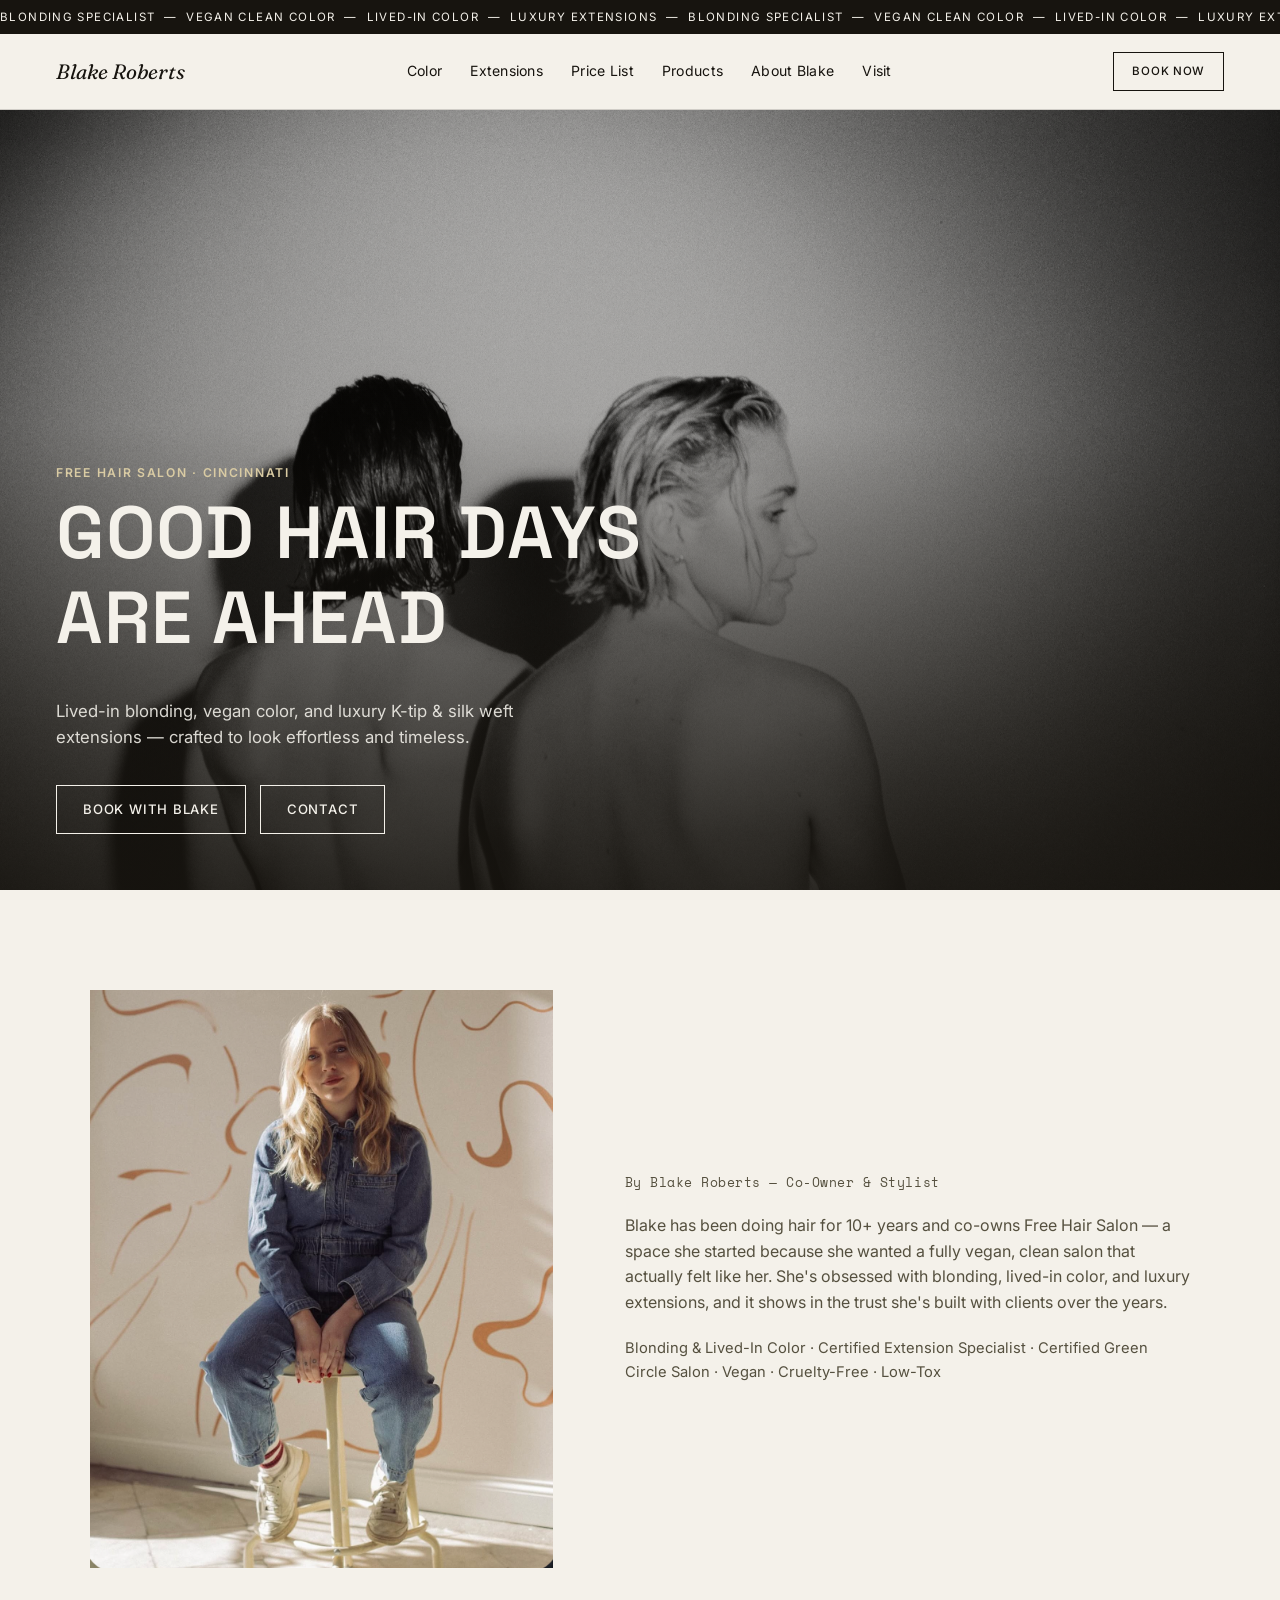
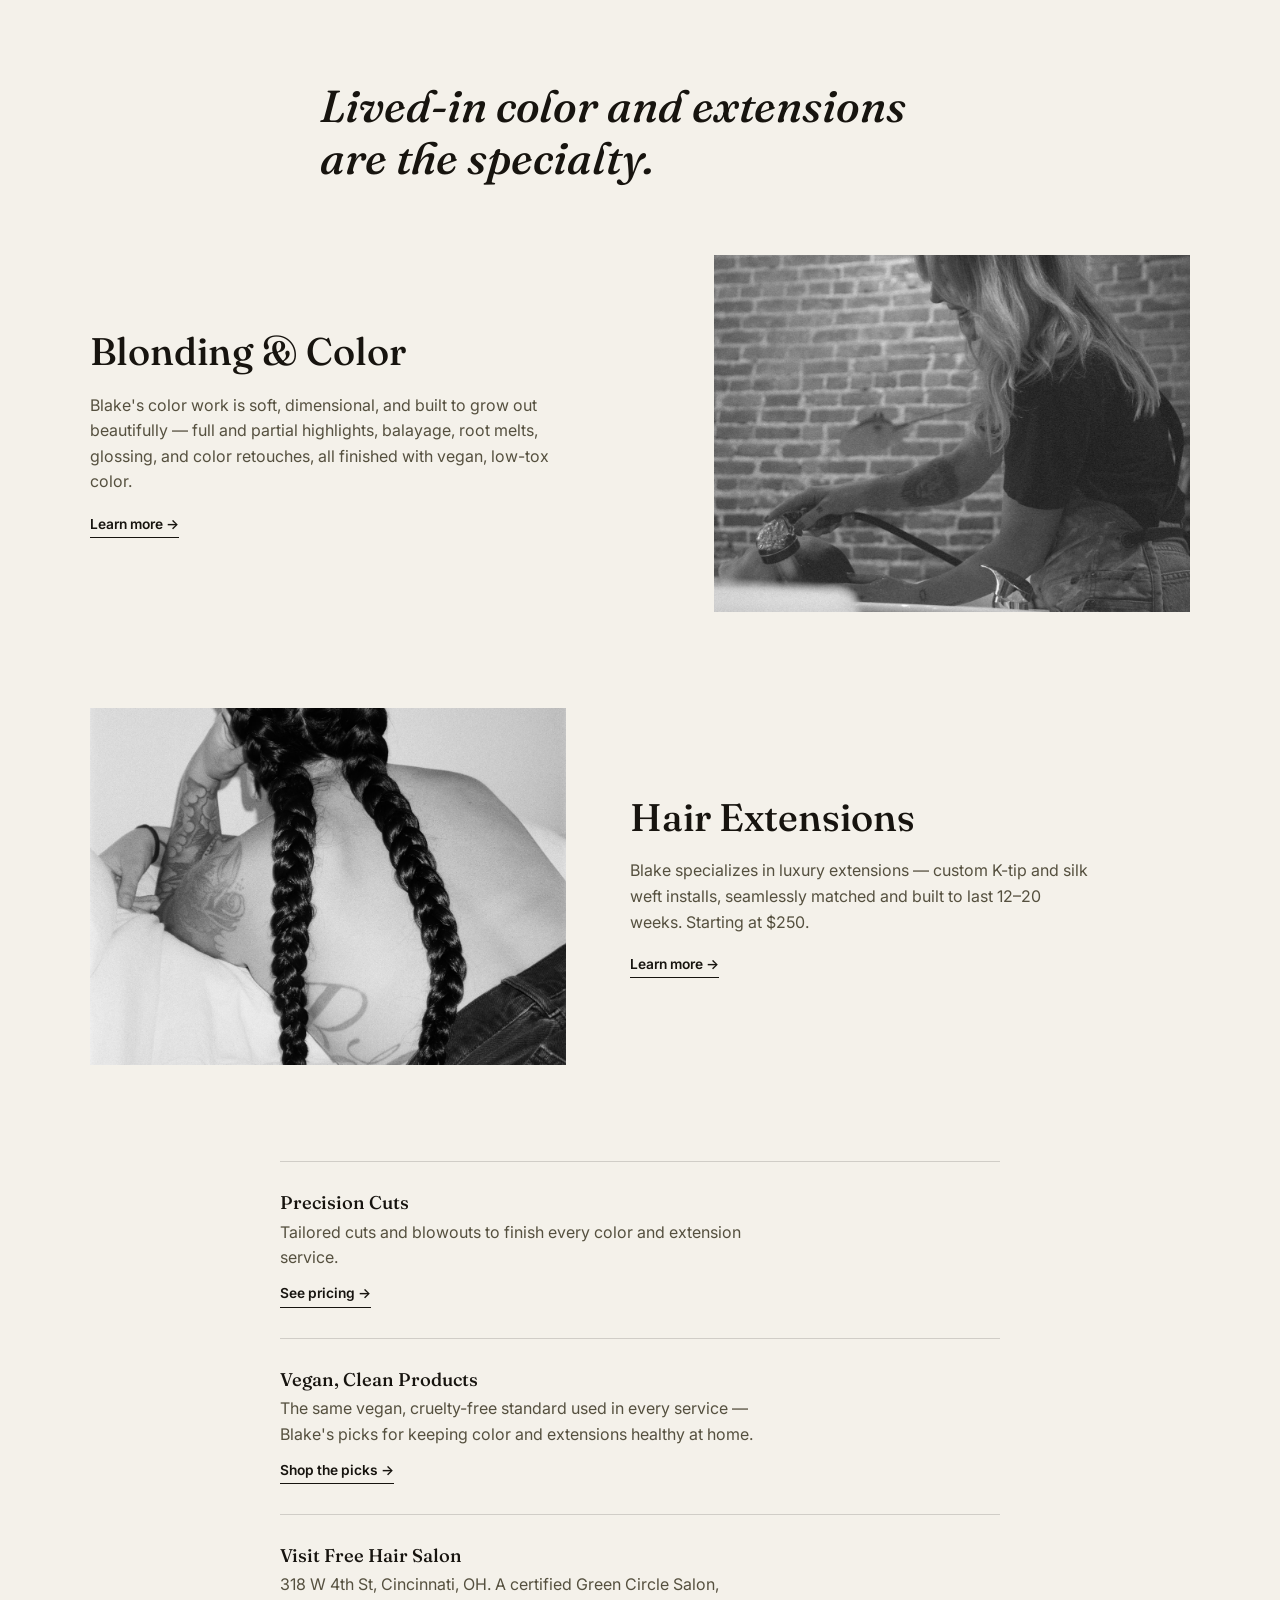
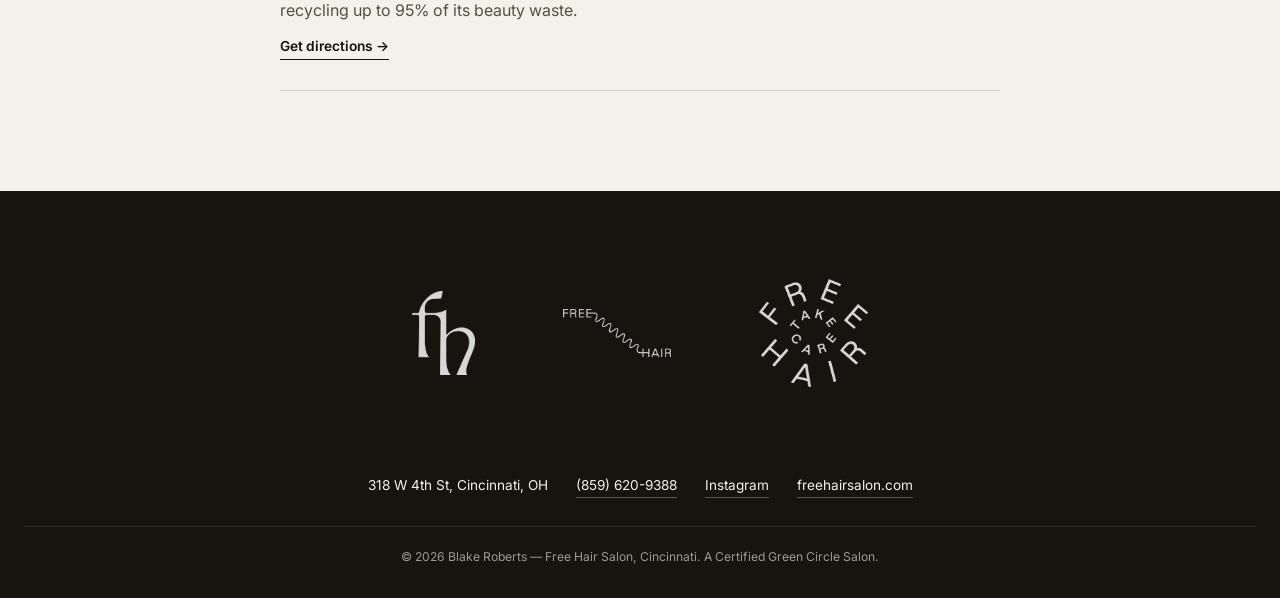
<file: index.html>
<!doctype html>
<html lang="en">
<head>
<meta charset="UTF-8">
<meta name="viewport" content="width=device-width, initial-scale=1">
<title>Blake Roberts | Blonding, Hair Color &amp; Extensions — Free Hair Salon, Cincinnati</title>
<meta name="description" content="Blake Roberts, co-owner &amp; stylist at Free Hair Salon in Cincinnati, OH. Blonding, lived-in color, and luxury K-tip &amp; silk weft hair extensions — vegan, low-tox, Green Circle certified.">
<meta name="keywords" content="hair extensions Cincinnati, best hair extensions Cincinnati, K-tip extensions Cincinnati, silk weft extensions Cincinnati, hair extension specialist Cincinnati, Blake Roberts hair, blonding Cincinnati, balayage Cincinnati, vegan hair salon Cincinnati, Green Circle Salon, Free Hair Salon">
<meta name="robots" content="index, follow">
<link rel="canonical" href="https://hairbyblake.com/">

<!-- Open Graph -->
<meta property="og:type" content="profile">
<meta property="og:title" content="Blake Roberts | Blonding, Hair Color & Extensions, Free Hair Salon">
<meta property="og:description" content="Blonding, lived-in color, and luxury K-tip & silk weft extensions from Blake Roberts, co-owner & stylist at Free Hair Salon, Cincinnati.">
<meta property="og:url" content="https://hairbyblake.com/">
<meta property="og:site_name" content="Free Hair Salon">
<meta property="og:image" content="https://hairbyblake.com/images/web-hero-campaign.jpg">

<!-- Twitter -->
<meta name="twitter:card" content="summary_large_image">
<meta name="twitter:title" content="Blake Roberts | Blonding, Hair Color & Extensions, Free Hair Salon">
<meta name="twitter:description" content="Blonding, lived-in color, and luxury K-tip & silk weft extensions from Blake Roberts, co-owner & stylist at Free Hair Salon, Cincinnati.">
<meta name="twitter:image" content="https://hairbyblake.com/images/web-hero-campaign.jpg">

<link rel="icon" href="data:,">
<link rel="preconnect" href="https://fonts.googleapis.com">
<link rel="preconnect" href="https://fonts.gstatic.com" crossorigin>
<link href="https://fonts.googleapis.com/css2?family=Fraunces:ital,opsz,wght@0,9..144,400;0,9..144,500;1,9..144,400&family=Space+Grotesk:wght@500;600;700&family=Space+Mono:wght@400;700&family=Inter:wght@400;500;600&display=swap" rel="stylesheet">
<link rel="stylesheet" href="css/style.css">

<script type="application/ld+json">
{
  "@context": "https://schema.org",
  "@graph": [
    {
      "@type": "HairSalon",
      "name": "Free Hair Salon",
      "url": "https://www.freehairsalon.com",
      "image": "https://hairbyblake.com/images/web-hero-campaign.jpg",
      "telephone": "+1-859-620-9388",
      "priceRange": "$$-$$$",
      "address": {
        "@type": "PostalAddress",
        "streetAddress": "318 W 4th St",
        "addressLocality": "Cincinnati",
        "addressRegion": "OH",
        "addressCountry": "US"
      },
      "areaServed": "Cincinnati, OH",
      "sameAs": ["https://www.instagram.com/freehair.salon/", "https://www.instagram.com/blake.freehair/"]
    },
    {
      "@type": "Person",
      "name": "Blake Roberts",
      "jobTitle": "Co-Owner & Stylist",
      "image": "https://hairbyblake.com/images/BlakePic.png",
      "worksFor": { "@type": "HairSalon", "name": "Free Hair Salon" },
      "url": "https://hairbyblake.com/",
      "telephone": "+1-859-620-9388",
      "knowsAbout": ["Hair Extensions", "K-tip Extensions", "Silk Weft Extensions", "Blonding", "Balayage", "Vegan Hair Color"]
    }
  ]
}
</script>
</head>
<body>

<div class="marquee" aria-hidden="true">
  <div class="marquee__track">
    <span>BLONDING SPECIALIST&nbsp;&nbsp;—&nbsp;&nbsp;VEGAN CLEAN COLOR&nbsp;&nbsp;—&nbsp;&nbsp;LIVED-IN COLOR&nbsp;&nbsp;—&nbsp;&nbsp;LUXURY EXTENSIONS&nbsp;&nbsp;—&nbsp;&nbsp;</span>
    <span>BLONDING SPECIALIST&nbsp;&nbsp;—&nbsp;&nbsp;VEGAN CLEAN COLOR&nbsp;&nbsp;—&nbsp;&nbsp;LIVED-IN COLOR&nbsp;&nbsp;—&nbsp;&nbsp;LUXURY EXTENSIONS&nbsp;&nbsp;—&nbsp;&nbsp;</span>
  </div>
</div>

<header class="site-header" id="top">
  <button class="nav-toggle" id="navToggle" aria-label="Toggle menu" aria-expanded="false">
    <span></span><span></span><span></span>
  </button>
  <a class="brand" href="#top">Blake Roberts</a>
  <a class="btn btn--sm header-book" href="https://www.vagaro.com//Users/BusinessWidget.aspx?enc=MMLjhIwJMcwFQhXLL7ifVC8owJsGKsMIIZyvsttw9n3M1moErcOxSB3Kwa63KsUjXQczH1Dl%2FlUrU6LcPP6ObynNZ6iXpxAR3c9%20K5Z77cFWYY%20J07%20kCMXUM3PeVkY%2F9DPEGCHGNO7Uwi5ei2ifVt9fECx3rDIpLf7CO7ystHD9U3KcdLG1a012s2KoPNvLRq%20j5%20ihwk9ptGlTrLCG5MRL%2FX2SwKNqSoQ7so6wJQOmX0TrxCOxL69xQxx2dqewb6qH6Fxzqed6Q2ZxywlH%20ZtxOPJbl4RyPreT%2FN9psLZCtCKZIz1wbNM%2Flxpgwl6VTNLTRgeMM1D%2FP%20EYa4aGbbP4zolZP%205ODFOU6527eJi1rrvjhYroXGHmHxLm21YDYShrV6JX%2FDpHy2DysTwNjg%3D%3D" target="_blank" rel="noopener">Book Now</a>
  <nav class="nav" id="siteNav">
    <div class="nav__group">
      <p class="nav__label">Services</p>
      <a href="/color">Color</a>
      <a href="/extensions">Extensions</a>
      <a href="/pricing">Price List</a>
      <a href="/products">Products</a>
    </div>
    <div class="nav__group">
      <p class="nav__label">Studio</p>
      <a href="#about">About Blake</a>
      <a href="#contact">Visit</a>
    </div>
    <div class="nav__group">
      <p class="nav__label">Connect</p>
      <a href="https://www.vagaro.com//Users/BusinessWidget.aspx?enc=MMLjhIwJMcwFQhXLL7ifVC8owJsGKsMIIZyvsttw9n3M1moErcOxSB3Kwa63KsUjXQczH1Dl%2FlUrU6LcPP6ObynNZ6iXpxAR3c9%20K5Z77cFWYY%20J07%20kCMXUM3PeVkY%2F9DPEGCHGNO7Uwi5ei2ifVt9fECx3rDIpLf7CO7ystHD9U3KcdLG1a012s2KoPNvLRq%20j5%20ihwk9ptGlTrLCG5MRL%2FX2SwKNqSoQ7so6wJQOmX0TrxCOxL69xQxx2dqewb6qH6Fxzqed6Q2ZxywlH%20ZtxOPJbl4RyPreT%2FN9psLZCtCKZIz1wbNM%2Flxpgwl6VTNLTRgeMM1D%2FP%20EYa4aGbbP4zolZP%205ODFOU6527eJi1rrvjhYroXGHmHxLm21YDYShrV6JX%2FDpHy2DysTwNjg%3D%3D" target="_blank" rel="noopener">Book Now</a>
      <a href="tel:+18596209388">Call / Text</a>
      <a href="https://www.instagram.com/blake.freehair/" target="_blank" rel="noopener">Instagram</a>
    </div>
  </nav>
</header>

<main>

  <section class="hero hero--photo" style="background-image: linear-gradient(180deg, rgba(23,20,15,0.1), rgba(23,20,15,0.55)), url('images/web-hero-campaign.jpg');">
    <div class="hero__video" aria-hidden="true">
      <iframe src="https://www.youtube-nocookie.com/embed/avqQ4CRSu1A?autoplay=1&mute=1&loop=1&playlist=avqQ4CRSu1A&controls=0&disablekb=1&fs=0&modestbranding=1&playsinline=1&rel=0&iv_load_policy=3&enablejsapi=1" id="heroVideo" tabindex="-1" title="" frameborder="0" allow="autoplay; encrypted-media" allowfullscreen></iframe>
    </div>
    <div class="hero__inner">
      <p class="eyebrow">Free Hair Salon · Cincinnati</p>
      <h1>Good Hair Days<br>Are Ahead</h1>
      <p class="hero__sub">Lived-in blonding, vegan color, and luxury K-tip &amp; silk weft extensions — crafted to look effortless and timeless.</p>
      <div class="btn-row">
        <a class="btn" href="https://www.vagaro.com//Users/BusinessWidget.aspx?enc=MMLjhIwJMcwFQhXLL7ifVC8owJsGKsMIIZyvsttw9n3M1moErcOxSB3Kwa63KsUjXQczH1Dl%2FlUrU6LcPP6ObynNZ6iXpxAR3c9%20K5Z77cFWYY%20J07%20kCMXUM3PeVkY%2F9DPEGCHGNO7Uwi5ei2ifVt9fECx3rDIpLf7CO7ystHD9U3KcdLG1a012s2KoPNvLRq%20j5%20ihwk9ptGlTrLCG5MRL%2FX2SwKNqSoQ7so6wJQOmX0TrxCOxL69xQxx2dqewb6qH6Fxzqed6Q2ZxywlH%20ZtxOPJbl4RyPreT%2FN9psLZCtCKZIz1wbNM%2Flxpgwl6VTNLTRgeMM1D%2FP%20EYa4aGbbP4zolZP%205ODFOU6527eJi1rrvjhYroXGHmHxLm21YDYShrV6JX%2FDpHy2DysTwNjg%3D%3D" target="_blank" rel="noopener">Book with Blake</a>
        <a class="btn" href="tel:+18596209388">Contact</a>
      </div>
    </div>
  </section>

  <section class="section" id="about">
    <div class="section__inner about">
      <img src="images/BlakePic.png" alt="Blake Roberts, co-owner and stylist at Free Hair Salon in Cincinnati" class="photo-frame">
      <div class="about__copy">
        <p class="byline">By Blake Roberts — Co-Owner &amp; Stylist</p>
        <p class="about__bio">
          Blake has been doing hair for 10+ years and co-owns Free Hair Salon — a space she started
          because she wanted a fully vegan, clean salon that actually felt like her. She's obsessed
          with blonding, lived-in color, and luxury extensions, and it shows in the trust she's built
          with clients over the years.
        </p>
        <ul class="tag-list">
          <li>Blonding &amp; Lived-In Color</li>
          <li>Certified Extension Specialist</li>
          <li>Certified Green Circle Salon</li>
          <li>Vegan · Cruelty-Free · Low-Tox</li>
        </ul>
      </div>
    </div>
  </section>

  <section class="section">
    <div class="section__inner offer-intro">
      <h2>Lived-in color and extensions are the specialty.</h2>
    </div>

    <div class="section__inner offer-feature">
      <div class="offer-feature__copy">
        <h3>Blonding &amp; Color</h3>
        <p>Blake's color work is soft, dimensional, and built to grow out beautifully — full and partial highlights, balayage, root melts, glossing, and color retouches, all finished with vegan, low-tox color.</p>
        <a class="link-arrow" href="/color">Learn more →</a>
      </div>
      <img src="images/web-about-coloring.jpg" alt="Blake rinsing a client's color at the shampoo bowl at Free Hair Salon" class="offer-feature__photo">
    </div>

    <div class="section__inner offer-feature offer-feature--flip">
      <div class="offer-feature__copy">
        <h3>Hair Extensions</h3>
        <p>Blake specializes in luxury extensions — custom K-tip and silk weft installs, seamlessly matched and built to last 12–20 weeks. Starting at $250.</p>
        <a class="link-arrow" href="/extensions">Learn more →</a>
      </div>
      <img src="images/web-extensions-foil.jpg" alt="Foiling during an extension service at Free Hair Salon" class="offer-feature__photo">
    </div>

    <div class="section__inner offer-list">
      <div class="offer-row">
        <h3>Precision Cuts</h3>
        <p>Tailored cuts and blowouts to finish every color and extension service.</p>
        <a class="link-arrow" href="/pricing">See pricing →</a>
      </div>
      <div class="offer-row">
        <h3>Vegan, Clean Products</h3>
        <p>The same vegan, cruelty-free standard used in every service — Blake's picks for keeping color and extensions healthy at home.</p>
        <a class="link-arrow" href="/products">Shop the picks →</a>
      </div>
      <div class="offer-row">
        <h3>Visit Free Hair Salon</h3>
        <p>318 W 4th St, Cincinnati, OH. A certified Green Circle Salon, recycling up to 95% of its beauty waste.</p>
        <a class="link-arrow" href="https://maps.apple.com/?address=318+W+4th+St,+Cincinnati,+OH" target="_blank" rel="noopener">Get directions →</a>
      </div>
    </div>
  </section>

</main>

<footer class="site-footer" id="contact">
  <div class="footer-marks section__inner">
    <img src="images/monogram.webp" alt="Free Hair Salon monogram" class="mark mark--monogram">
    <img src="images/squiggle.webp" alt="Free Hair wordmark" class="mark mark--squiggle">
    <img src="images/badge.webp" alt="Free Hair — Take Care badge" class="mark mark--badge">
  </div>

  <div class="footer-links">
    <span>318 W 4th St, Cincinnati, OH</span>
    <a href="tel:+18596209388">(859) 620-9388</a>
    <a href="https://www.instagram.com/blake.freehair/" target="_blank" rel="noopener">Instagram</a>
    <a href="https://www.freehairsalon.com" target="_blank" rel="noopener">freehairsalon.com</a>
  </div>

  <p class="footer-copyright">&copy; <span id="year"></span> Blake Roberts — Free Hair Salon, Cincinnati. A Certified Green Circle Salon.</p>
</footer>

<script src="js/main.js"></script>
</body>
</html>
</file>
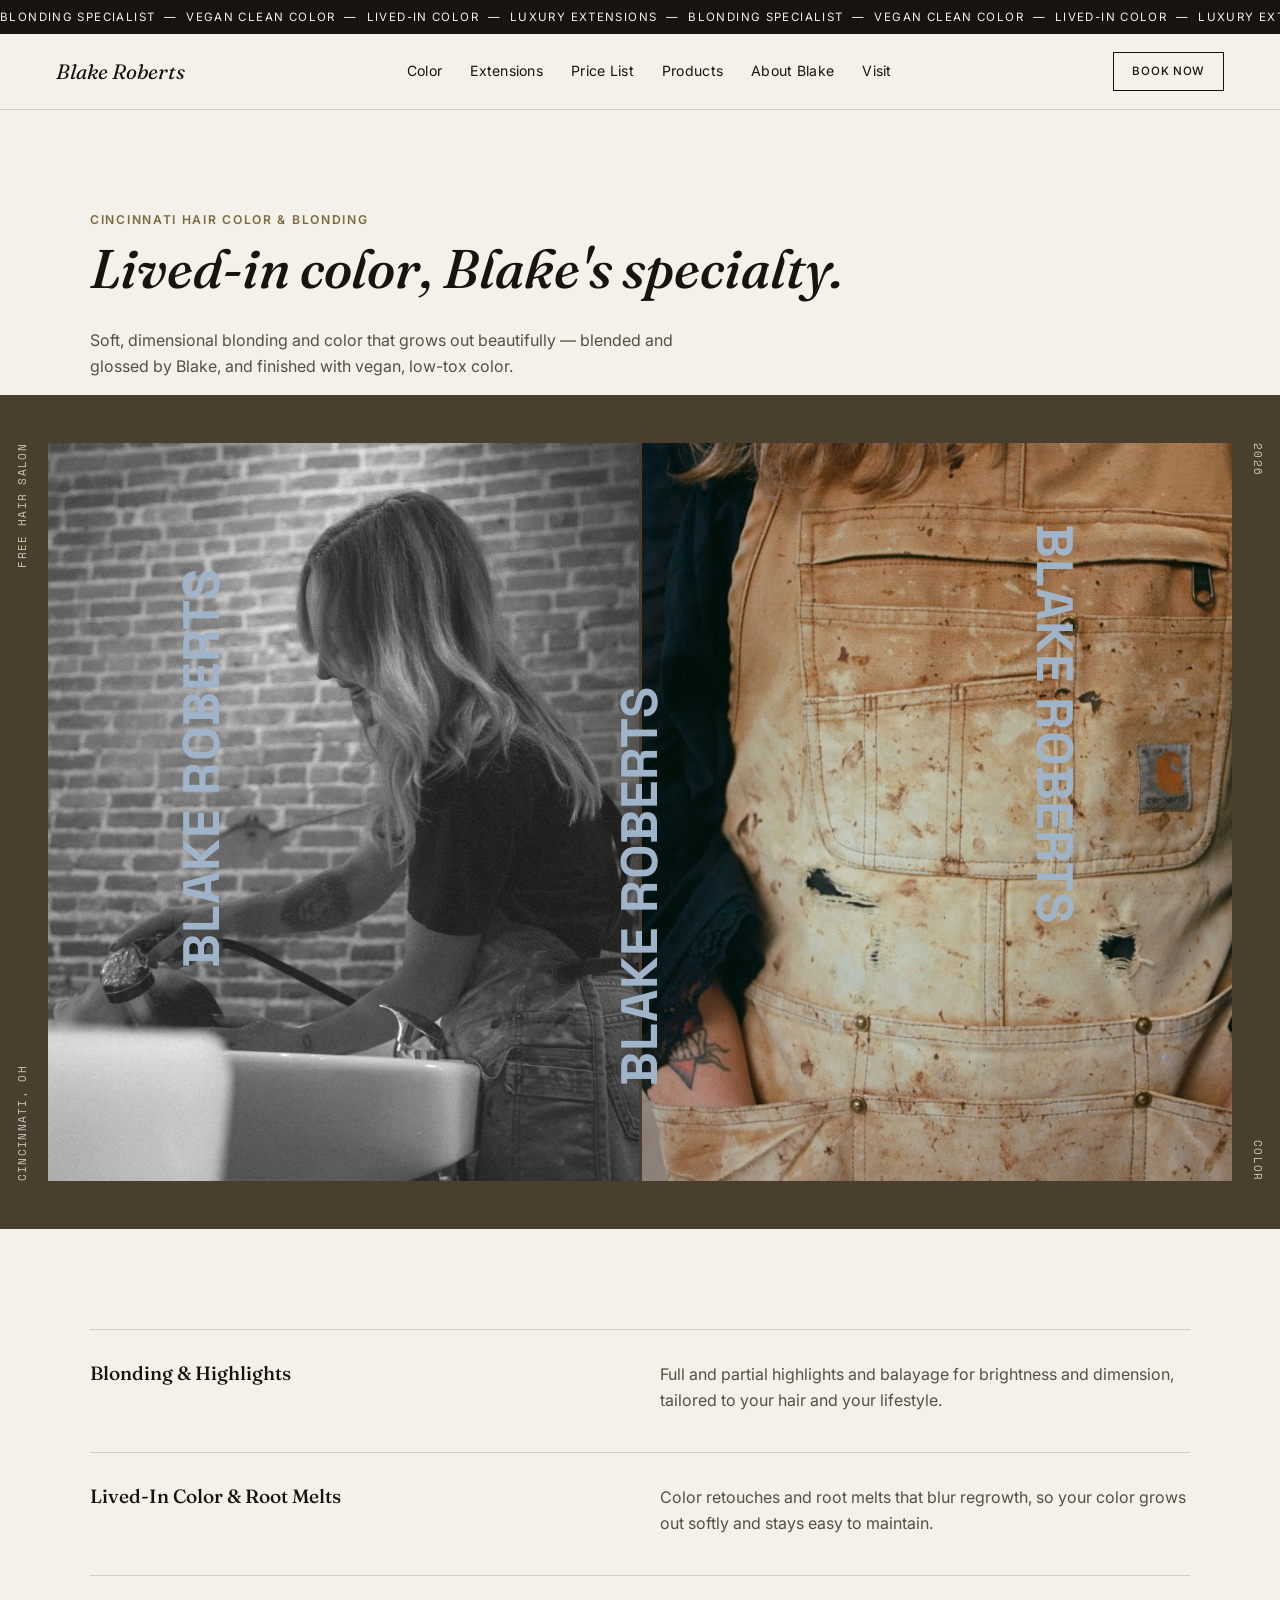
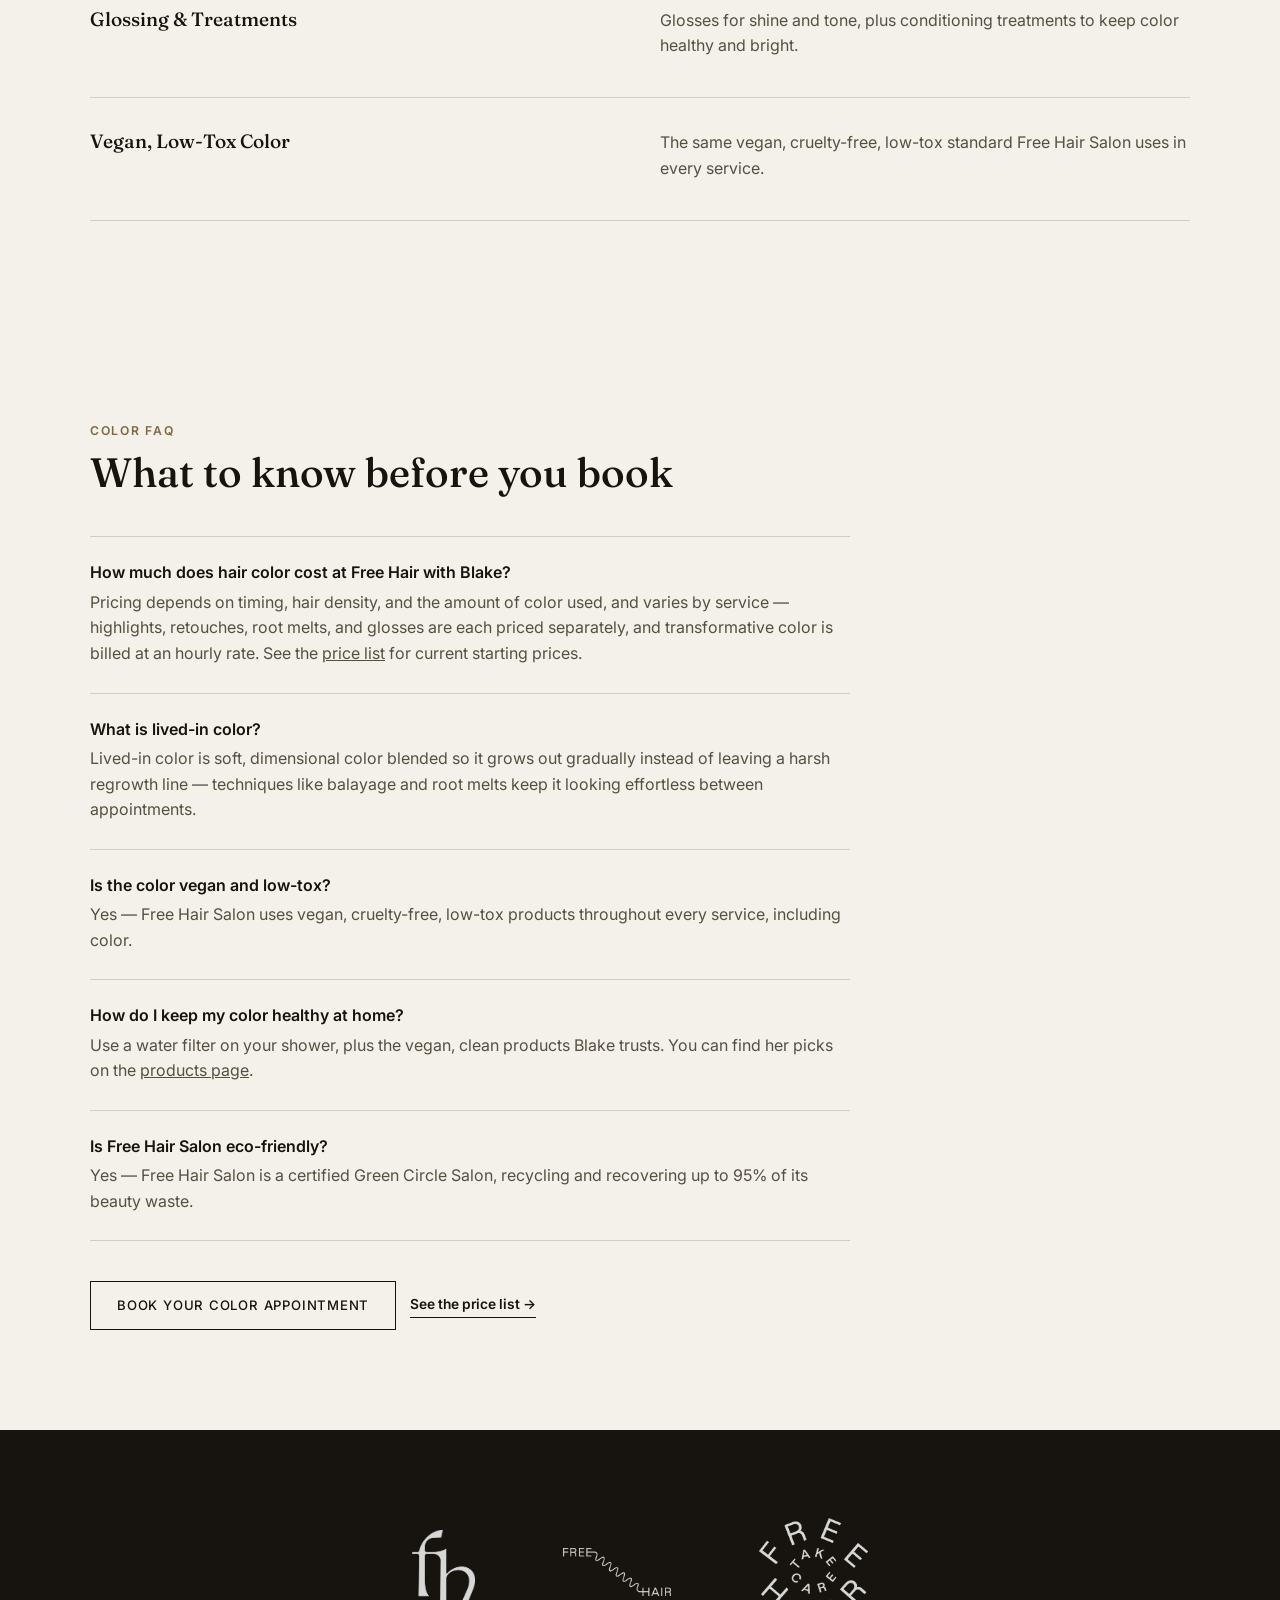
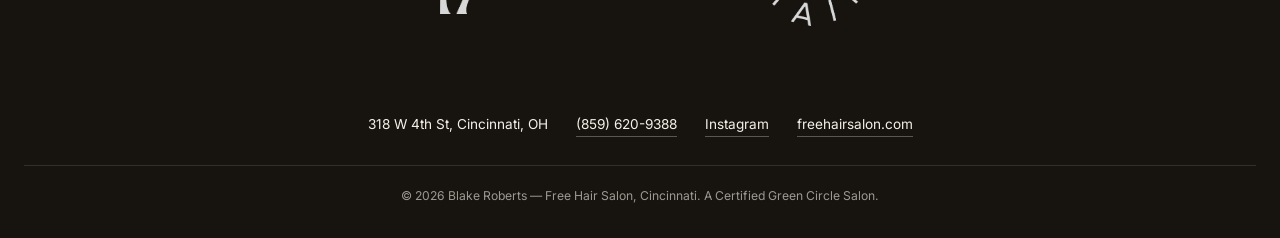
<file: color.html>
<!doctype html>
<html lang="en">
<head>
<meta charset="UTF-8">
<meta name="viewport" content="width=device-width, initial-scale=1">
<title>Hair Color &amp; Blonding Cincinnati | Blake Roberts — Free Hair Salon</title>
<meta name="description" content="Lived-in blonding, balayage, highlights, and vegan, low-tox hair color in Cincinnati from Blake Roberts at Free Hair Salon — Green Circle certified.">
<meta name="keywords" content="hair color Cincinnati, blonding Cincinnati, balayage Cincinnati, lived-in color Cincinnati, highlights Cincinnati, root melt Cincinnati, vegan hair color Cincinnati, Free Hair Salon">
<meta name="robots" content="index, follow">
<link rel="canonical" href="https://hairbyblake.com/color">

<meta property="og:type" content="website">
<meta property="og:title" content="Hair Color &amp; Blonding Cincinnati | Blake Roberts, Free Hair Salon">
<meta property="og:description" content="Lived-in blonding, balayage, and vegan, low-tox color in Cincinnati from Blake Roberts at Free Hair Salon.">
<meta property="og:url" content="https://hairbyblake.com/color">
<meta property="og:site_name" content="Free Hair Salon">
<meta property="og:image" content="https://hairbyblake.com/images/web-about-coloring.jpg">

<meta name="twitter:card" content="summary_large_image">
<meta name="twitter:title" content="Hair Color &amp; Blonding Cincinnati | Blake Roberts, Free Hair Salon">
<meta name="twitter:description" content="Lived-in blonding, balayage, and vegan, low-tox color in Cincinnati from Blake Roberts.">
<meta name="twitter:image" content="https://hairbyblake.com/images/web-about-coloring.jpg">

<link rel="icon" href="data:,">
<link rel="preconnect" href="https://fonts.googleapis.com">
<link rel="preconnect" href="https://fonts.gstatic.com" crossorigin>
<link href="https://fonts.googleapis.com/css2?family=Fraunces:ital,opsz,wght@0,9..144,400;0,9..144,500;1,9..144,400&family=Space+Grotesk:wght@500;600;700&family=Space+Mono:wght@400;700&family=Inter:wght@400;500;600&display=swap" rel="stylesheet">
<link rel="stylesheet" href="css/style.css">

<script type="application/ld+json">
{
  "@context": "https://schema.org",
  "@graph": [
    {
      "@type": "Service",
      "name": "Hair Color & Blonding",
      "description": "Lived-in blonding, balayage, highlights, root melts, and glossing with vegan, low-tox color by Blake Roberts in Cincinnati, OH.",
      "provider": {
        "@type": "HairSalon",
        "name": "Free Hair Salon",
        "address": {
          "@type": "PostalAddress",
          "streetAddress": "318 W 4th St",
          "addressLocality": "Cincinnati",
          "addressRegion": "OH",
          "addressCountry": "US"
        },
        "telephone": "+1-859-620-9388"
      },
      "areaServed": "Cincinnati, OH"
    },
    {
      "@type": "FAQPage",
      "mainEntity": [
        {
          "@type": "Question",
          "name": "How much does hair color cost at Free Hair with Blake?",
          "acceptedAnswer": {
            "@type": "Answer",
            "text": "Pricing depends on timing, hair density, and the amount of color used, and varies by service — highlights, retouches, root melts, and glosses are each priced separately, and transformative color is billed at an hourly rate. See the price list for current starting prices."
          }
        },
        {
          "@type": "Question",
          "name": "What is lived-in color?",
          "acceptedAnswer": {
            "@type": "Answer",
            "text": "Lived-in color is soft, dimensional color blended so it grows out gradually instead of leaving a harsh regrowth line — techniques like balayage and root melts keep it looking effortless between appointments."
          }
        },
        {
          "@type": "Question",
          "name": "Is the color vegan and low-tox?",
          "acceptedAnswer": {
            "@type": "Answer",
            "text": "Yes — Free Hair Salon uses vegan, cruelty-free, low-tox products throughout every service, including color."
          }
        },
        {
          "@type": "Question",
          "name": "How do I keep my color healthy at home?",
          "acceptedAnswer": {
            "@type": "Answer",
            "text": "Use a water filter on your shower, plus the vegan, clean products Blake trusts. You can find her picks on the products page."
          }
        },
        {
          "@type": "Question",
          "name": "Is Free Hair Salon eco-friendly?",
          "acceptedAnswer": {
            "@type": "Answer",
            "text": "Yes — Free Hair Salon is a certified Green Circle Salon, recycling and recovering up to 95% of its beauty waste."
          }
        }
      ]
    }
  ]
}
</script>
</head>
<body>

<div class="marquee" aria-hidden="true">
  <div class="marquee__track">
    <span>BLONDING SPECIALIST&nbsp;&nbsp;—&nbsp;&nbsp;VEGAN CLEAN COLOR&nbsp;&nbsp;—&nbsp;&nbsp;LIVED-IN COLOR&nbsp;&nbsp;—&nbsp;&nbsp;LUXURY EXTENSIONS&nbsp;&nbsp;—&nbsp;&nbsp;</span>
    <span>BLONDING SPECIALIST&nbsp;&nbsp;—&nbsp;&nbsp;VEGAN CLEAN COLOR&nbsp;&nbsp;—&nbsp;&nbsp;LIVED-IN COLOR&nbsp;&nbsp;—&nbsp;&nbsp;LUXURY EXTENSIONS&nbsp;&nbsp;—&nbsp;&nbsp;</span>
  </div>
</div>

<header class="site-header" id="top">
  <button class="nav-toggle" id="navToggle" aria-label="Toggle menu" aria-expanded="false">
    <span></span><span></span><span></span>
  </button>
  <a class="brand" href="/">Blake Roberts</a>
  <a class="btn btn--sm header-book" href="https://www.vagaro.com//Users/BusinessWidget.aspx?enc=MMLjhIwJMcwFQhXLL7ifVC8owJsGKsMIIZyvsttw9n3M1moErcOxSB3Kwa63KsUjXQczH1Dl%2FlUrU6LcPP6ObynNZ6iXpxAR3c9%20K5Z77cFWYY%20J07%20kCMXUM3PeVkY%2F9DPEGCHGNO7Uwi5ei2ifVt9fECx3rDIpLf7CO7ystHD9U3KcdLG1a012s2KoPNvLRq%20j5%20ihwk9ptGlTrLCG5MRL%2FX2SwKNqSoQ7so6wJQOmX0TrxCOxL69xQxx2dqewb6qH6Fxzqed6Q2ZxywlH%20ZtxOPJbl4RyPreT%2FN9psLZCtCKZIz1wbNM%2Flxpgwl6VTNLTRgeMM1D%2FP%20EYa4aGbbP4zolZP%205ODFOU6527eJi1rrvjhYroXGHmHxLm21YDYShrV6JX%2FDpHy2DysTwNjg%3D%3D" target="_blank" rel="noopener">Book Now</a>
  <nav class="nav" id="siteNav">
    <div class="nav__group">
      <p class="nav__label">Services</p>
      <a href="/color">Color</a>
      <a href="/extensions">Extensions</a>
      <a href="/pricing">Price List</a>
      <a href="/products">Products</a>
    </div>
    <div class="nav__group">
      <p class="nav__label">Studio</p>
      <a href="/#about">About Blake</a>
      <a href="/#contact">Visit</a>
    </div>
    <div class="nav__group">
      <p class="nav__label">Connect</p>
      <a href="https://www.vagaro.com//Users/BusinessWidget.aspx?enc=MMLjhIwJMcwFQhXLL7ifVC8owJsGKsMIIZyvsttw9n3M1moErcOxSB3Kwa63KsUjXQczH1Dl%2FlUrU6LcPP6ObynNZ6iXpxAR3c9%20K5Z77cFWYY%20J07%20kCMXUM3PeVkY%2F9DPEGCHGNO7Uwi5ei2ifVt9fECx3rDIpLf7CO7ystHD9U3KcdLG1a012s2KoPNvLRq%20j5%20ihwk9ptGlTrLCG5MRL%2FX2SwKNqSoQ7so6wJQOmX0TrxCOxL69xQxx2dqewb6qH6Fxzqed6Q2ZxywlH%20ZtxOPJbl4RyPreT%2FN9psLZCtCKZIz1wbNM%2Flxpgwl6VTNLTRgeMM1D%2FP%20EYa4aGbbP4zolZP%205ODFOU6527eJi1rrvjhYroXGHmHxLm21YDYShrV6JX%2FDpHy2DysTwNjg%3D%3D" target="_blank" rel="noopener">Book Now</a>
      <a href="tel:+18596209388">Call / Text</a>
      <a href="https://www.instagram.com/blake.freehair/" target="_blank" rel="noopener">Instagram</a>
    </div>
  </nav>
</header>

<main>

  <section class="section" style="padding-bottom: 0;">
    <div class="section__inner">
      <p class="eyebrow">Cincinnati Hair Color &amp; Blonding</p>
      <h1 style="font-family: var(--serif); font-style: italic; font-size: clamp(2.2rem, 5vw, 3.4rem); font-weight: 500;">Lived-in color, Blake's specialty.</h1>
      <p class="section__intro">Soft, dimensional blonding and color that grows out beautifully — blended and glossed by Blake, and finished with vegan, low-tox color.</p>
    </div>
  </section>

  <section class="diptych">
    <div class="diptych__frame">
      <img src="images/web-about-coloring.jpg" alt="Blake rinsing a client's color at the shampoo bowl at Free Hair Salon" style="object-position: 50% 30%;">
      <img src="images/web-craft-apron.jpg" alt="Blake's color-stained work apron at Free Hair Salon" style="object-position: 50% 40%;">
      <div class="diptych__mark" aria-hidden="true">
        <span>Blake Roberts</span>
        <span>Blake Roberts</span>
        <span>Blake Roberts</span>
      </div>
    </div>
    <span class="diptych__label diptych__label--tl">Free Hair Salon</span>
    <span class="diptych__label diptych__label--tr">2026</span>
    <span class="diptych__label diptych__label--bl">Cincinnati, OH</span>
    <span class="diptych__label diptych__label--br">Color</span>
  </section>

  <section class="section">
    <div class="section__inner">
      <div class="plain-list">
        <div class="plain-list__row">
          <h3>Blonding &amp; Highlights</h3>
          <p>Full and partial highlights and balayage for brightness and dimension, tailored to your hair and your lifestyle.</p>
        </div>
        <div class="plain-list__row">
          <h3>Lived-In Color &amp; Root Melts</h3>
          <p>Color retouches and root melts that blur regrowth, so your color grows out softly and stays easy to maintain.</p>
        </div>
        <div class="plain-list__row">
          <h3>Glossing &amp; Treatments</h3>
          <p>Glosses for shine and tone, plus conditioning treatments to keep color healthy and bright.</p>
        </div>
        <div class="plain-list__row">
          <h3>Vegan, Low-Tox Color</h3>
          <p>The same vegan, cruelty-free, low-tox standard Free Hair Salon uses in every service.</p>
        </div>
      </div>
    </div>
  </section>

  <section class="section">
    <div class="section__inner">
      <p class="eyebrow">Color FAQ</p>
      <h2>What to know before you book</h2>
      <div class="faq-list">
        <div class="faq-item">
          <h3>How much does hair color cost at Free Hair with Blake?</h3>
          <p>Pricing depends on timing, hair density, and the amount of color used, and varies by service — highlights, retouches, root melts, and glosses are each priced separately, and transformative color is billed at an hourly rate. See the <a href="/pricing">price list</a> for current starting prices.</p>
        </div>
        <div class="faq-item">
          <h3>What is lived-in color?</h3>
          <p>Lived-in color is soft, dimensional color blended so it grows out gradually instead of leaving a harsh regrowth line — techniques like balayage and root melts keep it looking effortless between appointments.</p>
        </div>
        <div class="faq-item">
          <h3>Is the color vegan and low-tox?</h3>
          <p>Yes — Free Hair Salon uses vegan, cruelty-free, low-tox products throughout every service, including color.</p>
        </div>
        <div class="faq-item">
          <h3>How do I keep my color healthy at home?</h3>
          <p>Use a water filter on your shower, plus the vegan, clean products Blake trusts. You can find her picks on the <a href="/products">products page</a>.</p>
        </div>
        <div class="faq-item">
          <h3>Is Free Hair Salon eco-friendly?</h3>
          <p>Yes — Free Hair Salon is a certified Green Circle Salon, recycling and recovering up to 95% of its beauty waste.</p>
        </div>
      </div>

      <div class="btn-row" style="margin-top: 2.5em; align-items: center;">
        <a class="btn" href="https://www.vagaro.com//Users/BusinessWidget.aspx?enc=MMLjhIwJMcwFQhXLL7ifVC8owJsGKsMIIZyvsttw9n3M1moErcOxSB3Kwa63KsUjXQczH1Dl%2FlUrU6LcPP6ObynNZ6iXpxAR3c9%20K5Z77cFWYY%20J07%20kCMXUM3PeVkY%2F9DPEGCHGNO7Uwi5ei2ifVt9fECx3rDIpLf7CO7ystHD9U3KcdLG1a012s2KoPNvLRq%20j5%20ihwk9ptGlTrLCG5MRL%2FX2SwKNqSoQ7so6wJQOmX0TrxCOxL69xQxx2dqewb6qH6Fxzqed6Q2ZxywlH%20ZtxOPJbl4RyPreT%2FN9psLZCtCKZIz1wbNM%2Flxpgwl6VTNLTRgeMM1D%2FP%20EYa4aGbbP4zolZP%205ODFOU6527eJi1rrvjhYroXGHmHxLm21YDYShrV6JX%2FDpHy2DysTwNjg%3D%3D" target="_blank" rel="noopener">Book Your Color Appointment</a>
        <a class="link-arrow" href="/pricing">See the price list →</a>
      </div>
    </div>
  </section>

</main>

<footer class="site-footer">
  <div class="footer-marks section__inner">
    <img src="images/monogram.webp" alt="Free Hair Salon monogram" class="mark mark--monogram">
    <img src="images/squiggle.webp" alt="Free Hair wordmark" class="mark mark--squiggle">
    <img src="images/badge.webp" alt="Free Hair — Take Care badge" class="mark mark--badge">
  </div>
  <div class="footer-links">
    <span>318 W 4th St, Cincinnati, OH</span>
    <a href="tel:+18596209388">(859) 620-9388</a>
    <a href="https://www.instagram.com/blake.freehair/" target="_blank" rel="noopener">Instagram</a>
    <a href="https://www.freehairsalon.com" target="_blank" rel="noopener">freehairsalon.com</a>
  </div>
  <p class="footer-copyright">&copy; <span id="year"></span> Blake Roberts — Free Hair Salon, Cincinnati. A Certified Green Circle Salon.</p>
</footer>

<script src="js/main.js"></script>
</body>
</html>
</file>
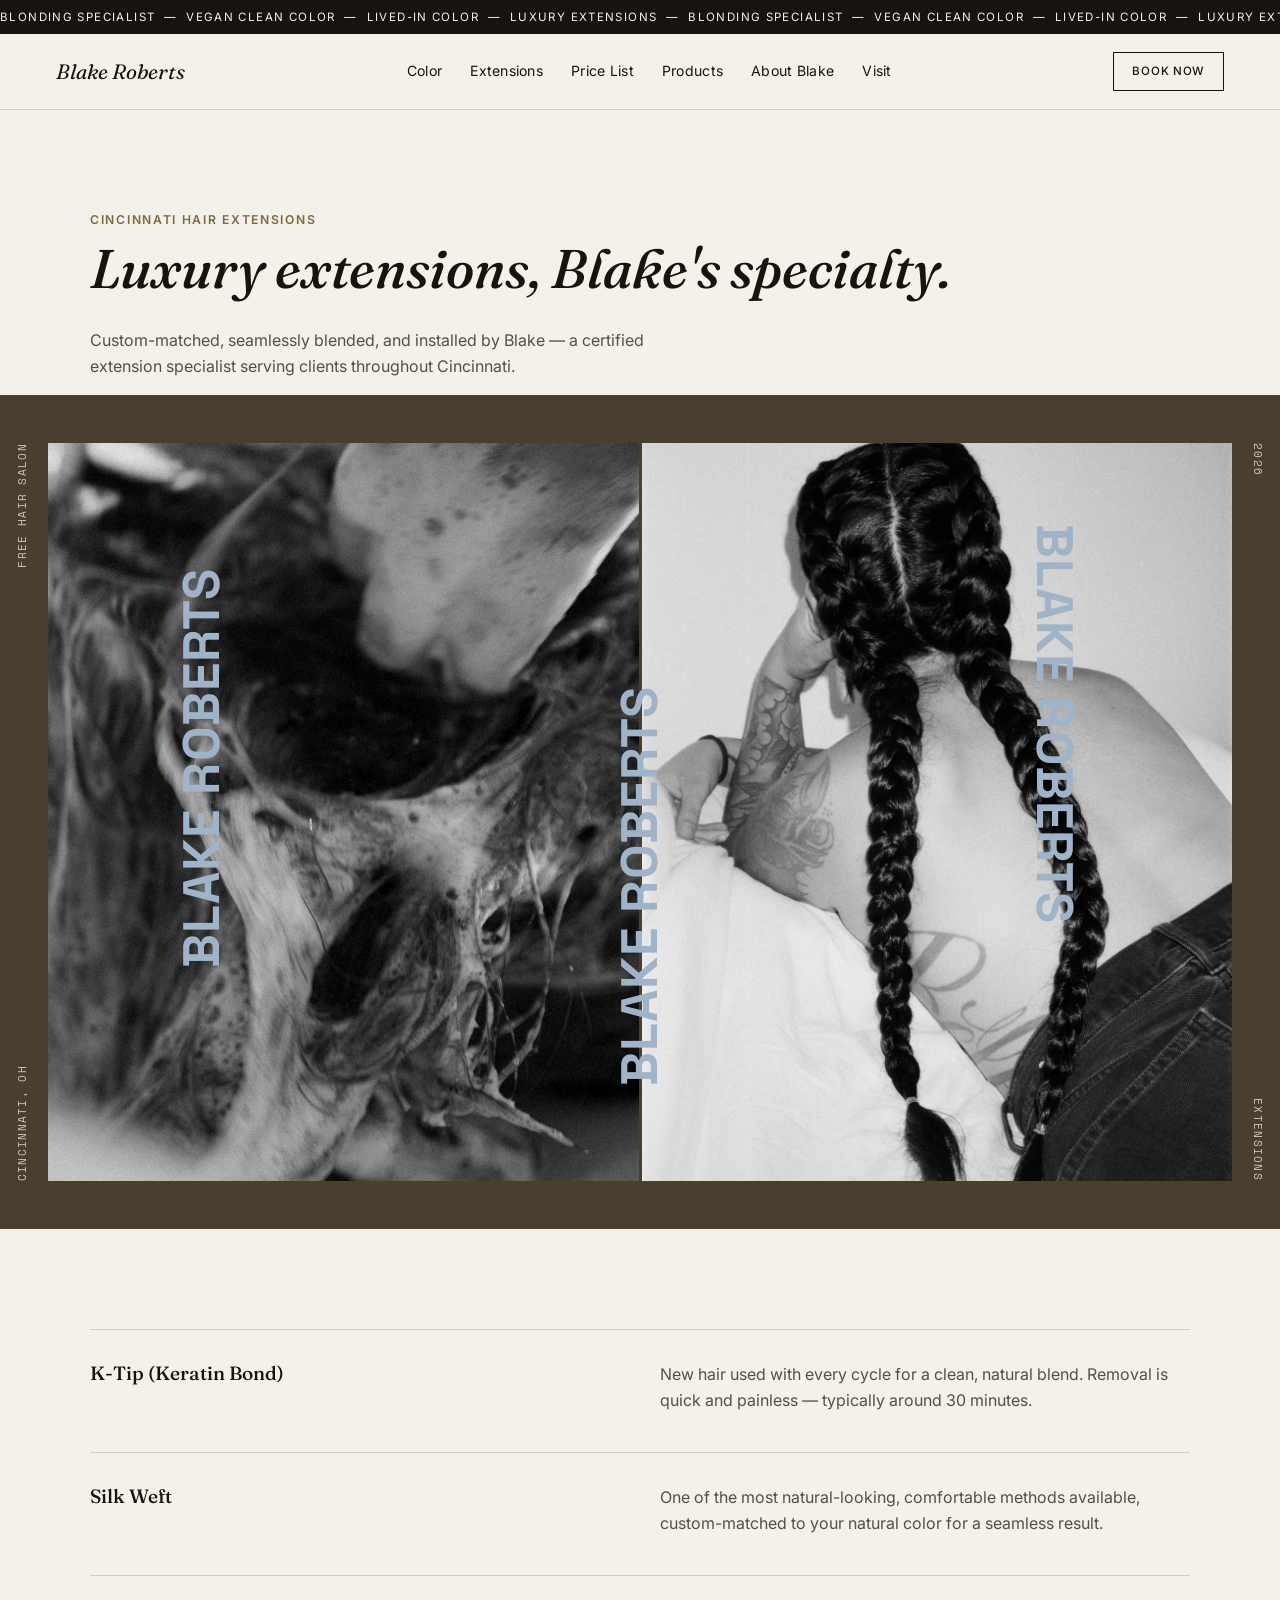
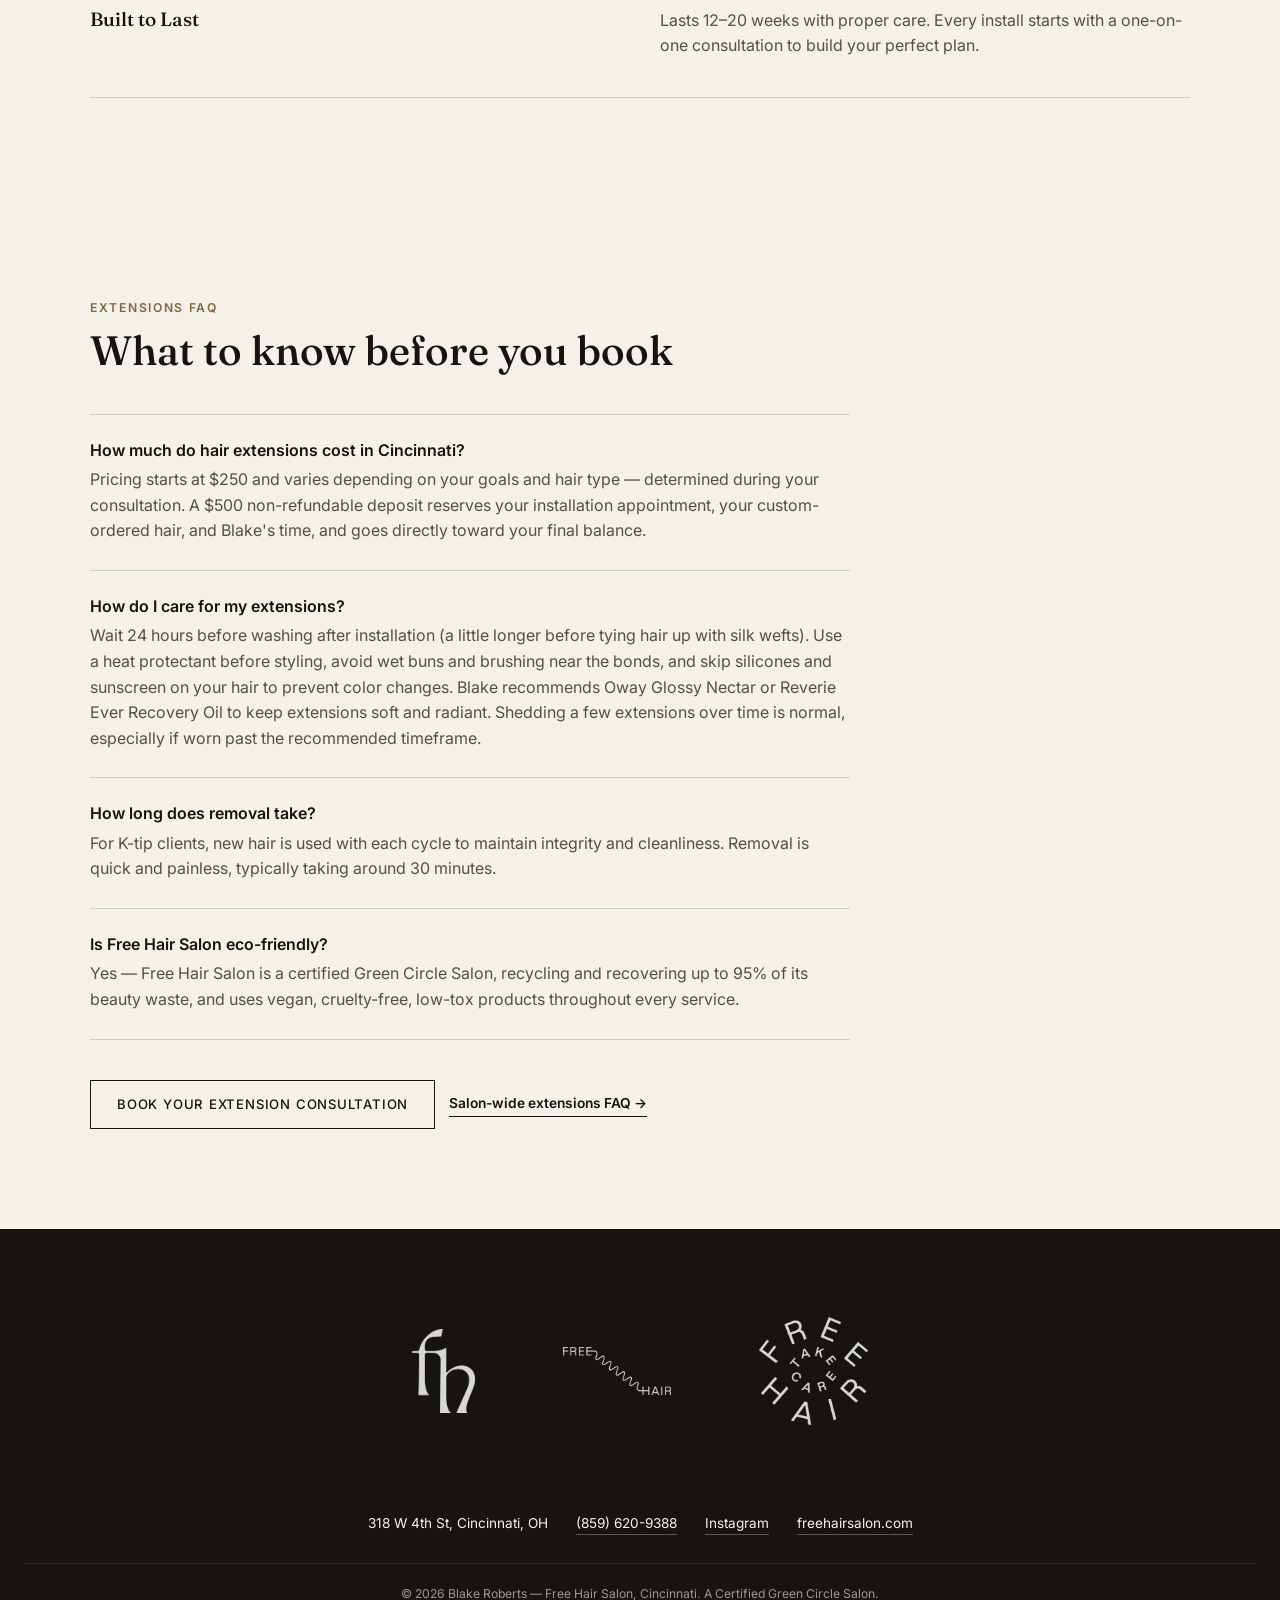
<file: extensions.html>
<!doctype html>
<html lang="en">
<head>
<meta charset="UTF-8">
<meta name="viewport" content="width=device-width, initial-scale=1">
<title>Hair Extensions Cincinnati | Blake Roberts — Free Hair Salon</title>
<meta name="description" content="Cincinnati's go-to for luxury K-tip &amp; silk weft hair extensions. Custom-matched, seamlessly blended, and installed by Blake Roberts at Free Hair Salon — vegan, low-tox, Green Circle certified.">
<meta name="keywords" content="hair extensions Cincinnati, best hair extensions Cincinnati, K-tip extensions Cincinnati, silk weft extensions Cincinnati, hair extension specialist Cincinnati, keratin bond extensions, Free Hair Salon">
<meta name="robots" content="index, follow">
<link rel="canonical" href="https://hairbyblake.com/extensions">

<meta property="og:type" content="website">
<meta property="og:title" content="Hair Extensions Cincinnati | Blake Roberts, Free Hair Salon">
<meta property="og:description" content="Luxury K-tip & silk weft hair extensions in Cincinnati, custom-matched and installed by Blake Roberts. Vegan, low-tox, Green Circle certified.">
<meta property="og:url" content="https://hairbyblake.com/extensions">
<meta property="og:site_name" content="Free Hair Salon">
<meta property="og:image" content="https://hairbyblake.com/images/web-extensions-foil.jpg">

<meta name="twitter:card" content="summary_large_image">
<meta name="twitter:title" content="Hair Extensions Cincinnati | Blake Roberts, Free Hair Salon">
<meta name="twitter:description" content="Luxury K-tip & silk weft hair extensions in Cincinnati, custom-matched and installed by Blake Roberts.">
<meta name="twitter:image" content="https://hairbyblake.com/images/web-extensions-foil.jpg">

<link rel="icon" href="data:,">
<link rel="preconnect" href="https://fonts.googleapis.com">
<link rel="preconnect" href="https://fonts.gstatic.com" crossorigin>
<link href="https://fonts.googleapis.com/css2?family=Fraunces:ital,opsz,wght@0,9..144,400;0,9..144,500;1,9..144,400&family=Space+Grotesk:wght@500;600;700&family=Space+Mono:wght@400;700&family=Inter:wght@400;500;600&display=swap" rel="stylesheet">
<link rel="stylesheet" href="css/style.css">

<script type="application/ld+json">
{
  "@context": "https://schema.org",
  "@graph": [
    {
      "@type": "Service",
      "name": "Hair Extensions",
      "description": "Luxury K-tip (keratin bond) and silk weft hair extensions, custom-matched and installed by Blake Roberts in Cincinnati, OH.",
      "provider": {
        "@type": "HairSalon",
        "name": "Free Hair Salon",
        "address": {
          "@type": "PostalAddress",
          "streetAddress": "318 W 4th St",
          "addressLocality": "Cincinnati",
          "addressRegion": "OH",
          "addressCountry": "US"
        },
        "telephone": "+1-859-620-9388"
      },
      "areaServed": "Cincinnati, OH",
      "offers": {
        "@type": "Offer",
        "priceSpecification": {
          "@type": "PriceSpecification",
          "price": "250",
          "priceCurrency": "USD",
          "minPrice": "250"
        }
      }
    },
    {
      "@type": "FAQPage",
      "mainEntity": [
        {
          "@type": "Question",
          "name": "What hair extension methods does Blake use in Cincinnati?",
          "acceptedAnswer": {
            "@type": "Answer",
            "text": "Blake installs luxury hair extensions using either keratin bond (K-tip) or silk weft methods, custom-matched to your natural color for a seamless, comfortable blend that lasts 12 to 20 weeks with proper care."
          }
        },
        {
          "@type": "Question",
          "name": "How much do hair extensions cost at Free Hair Salon?",
          "acceptedAnswer": {
            "@type": "Answer",
            "text": "Extensions start at $250 and vary based on your goals and hair type, determined during a one-on-one consultation. A $500 non-refundable deposit reserves your installation appointment and goes toward your final balance."
          }
        },
        {
          "@type": "Question",
          "name": "How do I care for my hair extensions?",
          "acceptedAnswer": {
            "@type": "Answer",
            "text": "Wait 24 hours before washing after installation, use a heat protectant before styling, avoid wet buns and brushing near the bonds, and skip silicones and sunscreen on your hair. Blake recommends Oway Glossy Nectar or Reverie Ever Recovery Oil to keep extensions soft and radiant."
          }
        },
        {
          "@type": "Question",
          "name": "How long does removal take?",
          "acceptedAnswer": {
            "@type": "Answer",
            "text": "For K-tip clients, new hair is used with each cycle to maintain integrity and cleanliness. Removal is quick and painless, typically taking around 30 minutes."
          }
        },
        {
          "@type": "Question",
          "name": "Is Free Hair Salon eco-friendly?",
          "acceptedAnswer": {
            "@type": "Answer",
            "text": "Yes — Free Hair Salon is a certified Green Circle Salon, recycling and recovering up to 95% of its beauty waste, and uses vegan, cruelty-free, low-tox products throughout every service."
          }
        }
      ]
    }
  ]
}
</script>
</head>
<body>

<div class="marquee" aria-hidden="true">
  <div class="marquee__track">
    <span>BLONDING SPECIALIST&nbsp;&nbsp;—&nbsp;&nbsp;VEGAN CLEAN COLOR&nbsp;&nbsp;—&nbsp;&nbsp;LIVED-IN COLOR&nbsp;&nbsp;—&nbsp;&nbsp;LUXURY EXTENSIONS&nbsp;&nbsp;—&nbsp;&nbsp;</span>
    <span>BLONDING SPECIALIST&nbsp;&nbsp;—&nbsp;&nbsp;VEGAN CLEAN COLOR&nbsp;&nbsp;—&nbsp;&nbsp;LIVED-IN COLOR&nbsp;&nbsp;—&nbsp;&nbsp;LUXURY EXTENSIONS&nbsp;&nbsp;—&nbsp;&nbsp;</span>
  </div>
</div>

<header class="site-header" id="top">
  <button class="nav-toggle" id="navToggle" aria-label="Toggle menu" aria-expanded="false">
    <span></span><span></span><span></span>
  </button>
  <a class="brand" href="/">Blake Roberts</a>
  <a class="btn btn--sm header-book" href="https://www.vagaro.com//Users/BusinessWidget.aspx?enc=MMLjhIwJMcwFQhXLL7ifVC8owJsGKsMIIZyvsttw9n3M1moErcOxSB3Kwa63KsUjXQczH1Dl%2FlUrU6LcPP6ObynNZ6iXpxAR3c9%20K5Z77cFWYY%20J07%20kCMXUM3PeVkY%2F9DPEGCHGNO7Uwi5ei2ifVt9fECx3rDIpLf7CO7ystHD9U3KcdLG1a012s2KoPNvLRq%20j5%20ihwk9ptGlTrLCG5MRL%2FX2SwKNqSoQ7so6wJQOmX0TrxCOxL69xQxx2dqewb6qH6Fxzqed6Q2ZxywlH%20ZtxOPJbl4RyPreT%2FN9psLZCtCKZIz1wbNM%2Flxpgwl6VTNLTRgeMM1D%2FP%20EYa4aGbbP4zolZP%205ODFOU6527eJi1rrvjhYroXGHmHxLm21YDYShrV6JX%2FDpHy2DysTwNjg%3D%3D" target="_blank" rel="noopener">Book Now</a>
  <nav class="nav" id="siteNav">
    <div class="nav__group">
      <p class="nav__label">Services</p>
      <a href="/color">Color</a>
      <a href="/extensions">Extensions</a>
      <a href="/pricing">Price List</a>
      <a href="/products">Products</a>
    </div>
    <div class="nav__group">
      <p class="nav__label">Studio</p>
      <a href="/#about">About Blake</a>
      <a href="/#contact">Visit</a>
    </div>
    <div class="nav__group">
      <p class="nav__label">Connect</p>
      <a href="https://www.vagaro.com//Users/BusinessWidget.aspx?enc=MMLjhIwJMcwFQhXLL7ifVC8owJsGKsMIIZyvsttw9n3M1moErcOxSB3Kwa63KsUjXQczH1Dl%2FlUrU6LcPP6ObynNZ6iXpxAR3c9%20K5Z77cFWYY%20J07%20kCMXUM3PeVkY%2F9DPEGCHGNO7Uwi5ei2ifVt9fECx3rDIpLf7CO7ystHD9U3KcdLG1a012s2KoPNvLRq%20j5%20ihwk9ptGlTrLCG5MRL%2FX2SwKNqSoQ7so6wJQOmX0TrxCOxL69xQxx2dqewb6qH6Fxzqed6Q2ZxywlH%20ZtxOPJbl4RyPreT%2FN9psLZCtCKZIz1wbNM%2Flxpgwl6VTNLTRgeMM1D%2FP%20EYa4aGbbP4zolZP%205ODFOU6527eJi1rrvjhYroXGHmHxLm21YDYShrV6JX%2FDpHy2DysTwNjg%3D%3D" target="_blank" rel="noopener">Book Now</a>
      <a href="tel:+18596209388">Call / Text</a>
      <a href="https://www.instagram.com/blake.freehair/" target="_blank" rel="noopener">Instagram</a>
    </div>
  </nav>
</header>

<main>

  <section class="section" style="padding-bottom: 0;">
    <div class="section__inner">
      <p class="eyebrow">Cincinnati Hair Extensions</p>
      <h1 style="font-family: var(--serif); font-style: italic; font-size: clamp(2.2rem, 5vw, 3.4rem); font-weight: 500;">Luxury extensions, Blake's specialty.</h1>
      <p class="section__intro">Custom-matched, seamlessly blended, and installed by Blake — a certified extension specialist serving clients throughout Cincinnati.</p>
    </div>
  </section>

  <section class="diptych">
    <div class="diptych__frame">
      <img src="images/web-about-sink-bw.jpg" alt="Behind the scenes at Free Hair Salon, Cincinnati" style="object-position: 75% 50%;">
      <img src="images/web-extensions-foil.jpg" alt="Foiling and color application during an extension service">
      <div class="diptych__mark" aria-hidden="true">
        <span>Blake Roberts</span>
        <span>Blake Roberts</span>
        <span>Blake Roberts</span>
      </div>
    </div>
    <span class="diptych__label diptych__label--tl">Free Hair Salon</span>
    <span class="diptych__label diptych__label--tr">2026</span>
    <span class="diptych__label diptych__label--bl">Cincinnati, OH</span>
    <span class="diptych__label diptych__label--br">Extensions</span>
  </section>

  <section class="section">
    <div class="section__inner">
      <div class="plain-list">
        <div class="plain-list__row">
          <h3>K-Tip (Keratin Bond)</h3>
          <p>New hair used with every cycle for a clean, natural blend. Removal is quick and painless — typically around 30 minutes.</p>
        </div>
        <div class="plain-list__row">
          <h3>Silk Weft</h3>
          <p>One of the most natural-looking, comfortable methods available, custom-matched to your natural color for a seamless result.</p>
        </div>
        <div class="plain-list__row">
          <h3>Built to Last</h3>
          <p>Lasts 12–20 weeks with proper care. Every install starts with a one-on-one consultation to build your perfect plan.</p>
        </div>
      </div>
    </div>
  </section>

  <section class="section">
    <div class="section__inner">
      <p class="eyebrow">Extensions FAQ</p>
      <h2>What to know before you book</h2>
      <div class="faq-list">
        <div class="faq-item">
          <h3>How much do hair extensions cost in Cincinnati?</h3>
          <p>Pricing starts at $250 and varies depending on your goals and hair type — determined during your consultation. A $500 non-refundable deposit reserves your installation appointment, your custom-ordered hair, and Blake's time, and goes directly toward your final balance.</p>
        </div>
        <div class="faq-item">
          <h3>How do I care for my extensions?</h3>
          <p>Wait 24 hours before washing after installation (a little longer before tying hair up with silk wefts). Use a heat protectant before styling, avoid wet buns and brushing near the bonds, and skip silicones and sunscreen on your hair to prevent color changes. Blake recommends Oway Glossy Nectar or Reverie Ever Recovery Oil to keep extensions soft and radiant. Shedding a few extensions over time is normal, especially if worn past the recommended timeframe.</p>
        </div>
        <div class="faq-item">
          <h3>How long does removal take?</h3>
          <p>For K-tip clients, new hair is used with each cycle to maintain integrity and cleanliness. Removal is quick and painless, typically taking around 30 minutes.</p>
        </div>
        <div class="faq-item">
          <h3>Is Free Hair Salon eco-friendly?</h3>
          <p>Yes — Free Hair Salon is a certified Green Circle Salon, recycling and recovering up to 95% of its beauty waste, and uses vegan, cruelty-free, low-tox products throughout every service.</p>
        </div>
      </div>

      <div class="btn-row" style="margin-top: 2.5em; align-items: center;">
        <a class="btn" href="https://www.vagaro.com//Users/BusinessWidget.aspx?enc=MMLjhIwJMcwFQhXLL7ifVC8owJsGKsMIIZyvsttw9n3M1moErcOxSB3Kwa63KsUjXQczH1Dl%2FlUrU6LcPP6ObynNZ6iXpxAR3c9%20K5Z77cFWYY%20J07%20kCMXUM3PeVkY%2F9DPEGCHGNO7Uwi5ei2ifVt9fECx3rDIpLf7CO7ystHD9U3KcdLG1a012s2KoPNvLRq%20j5%20ihwk9ptGlTrLCG5MRL%2FX2SwKNqSoQ7so6wJQOmX0TrxCOxL69xQxx2dqewb6qH6Fxzqed6Q2ZxywlH%20ZtxOPJbl4RyPreT%2FN9psLZCtCKZIz1wbNM%2Flxpgwl6VTNLTRgeMM1D%2FP%20EYa4aGbbP4zolZP%205ODFOU6527eJi1rrvjhYroXGHmHxLm21YDYShrV6JX%2FDpHy2DysTwNjg%3D%3D" target="_blank" rel="noopener">Book Your Extension Consultation</a>
        <a class="link-arrow" href="https://www.freehairsalon.com/hair-extensions" target="_blank" rel="noopener">Salon-wide extensions FAQ →</a>
      </div>
    </div>
  </section>

</main>

<footer class="site-footer">
  <div class="footer-marks section__inner">
    <img src="images/monogram.webp" alt="Free Hair Salon monogram" class="mark mark--monogram">
    <img src="images/squiggle.webp" alt="Free Hair wordmark" class="mark mark--squiggle">
    <img src="images/badge.webp" alt="Free Hair — Take Care badge" class="mark mark--badge">
  </div>
  <div class="footer-links">
    <span>318 W 4th St, Cincinnati, OH</span>
    <a href="tel:+18596209388">(859) 620-9388</a>
    <a href="https://www.instagram.com/blake.freehair/" target="_blank" rel="noopener">Instagram</a>
    <a href="https://www.freehairsalon.com" target="_blank" rel="noopener">freehairsalon.com</a>
  </div>
  <p class="footer-copyright">&copy; <span id="year"></span> Blake Roberts — Free Hair Salon, Cincinnati. A Certified Green Circle Salon.</p>
</footer>

<script src="js/main.js"></script>
</body>
</html>
</file>
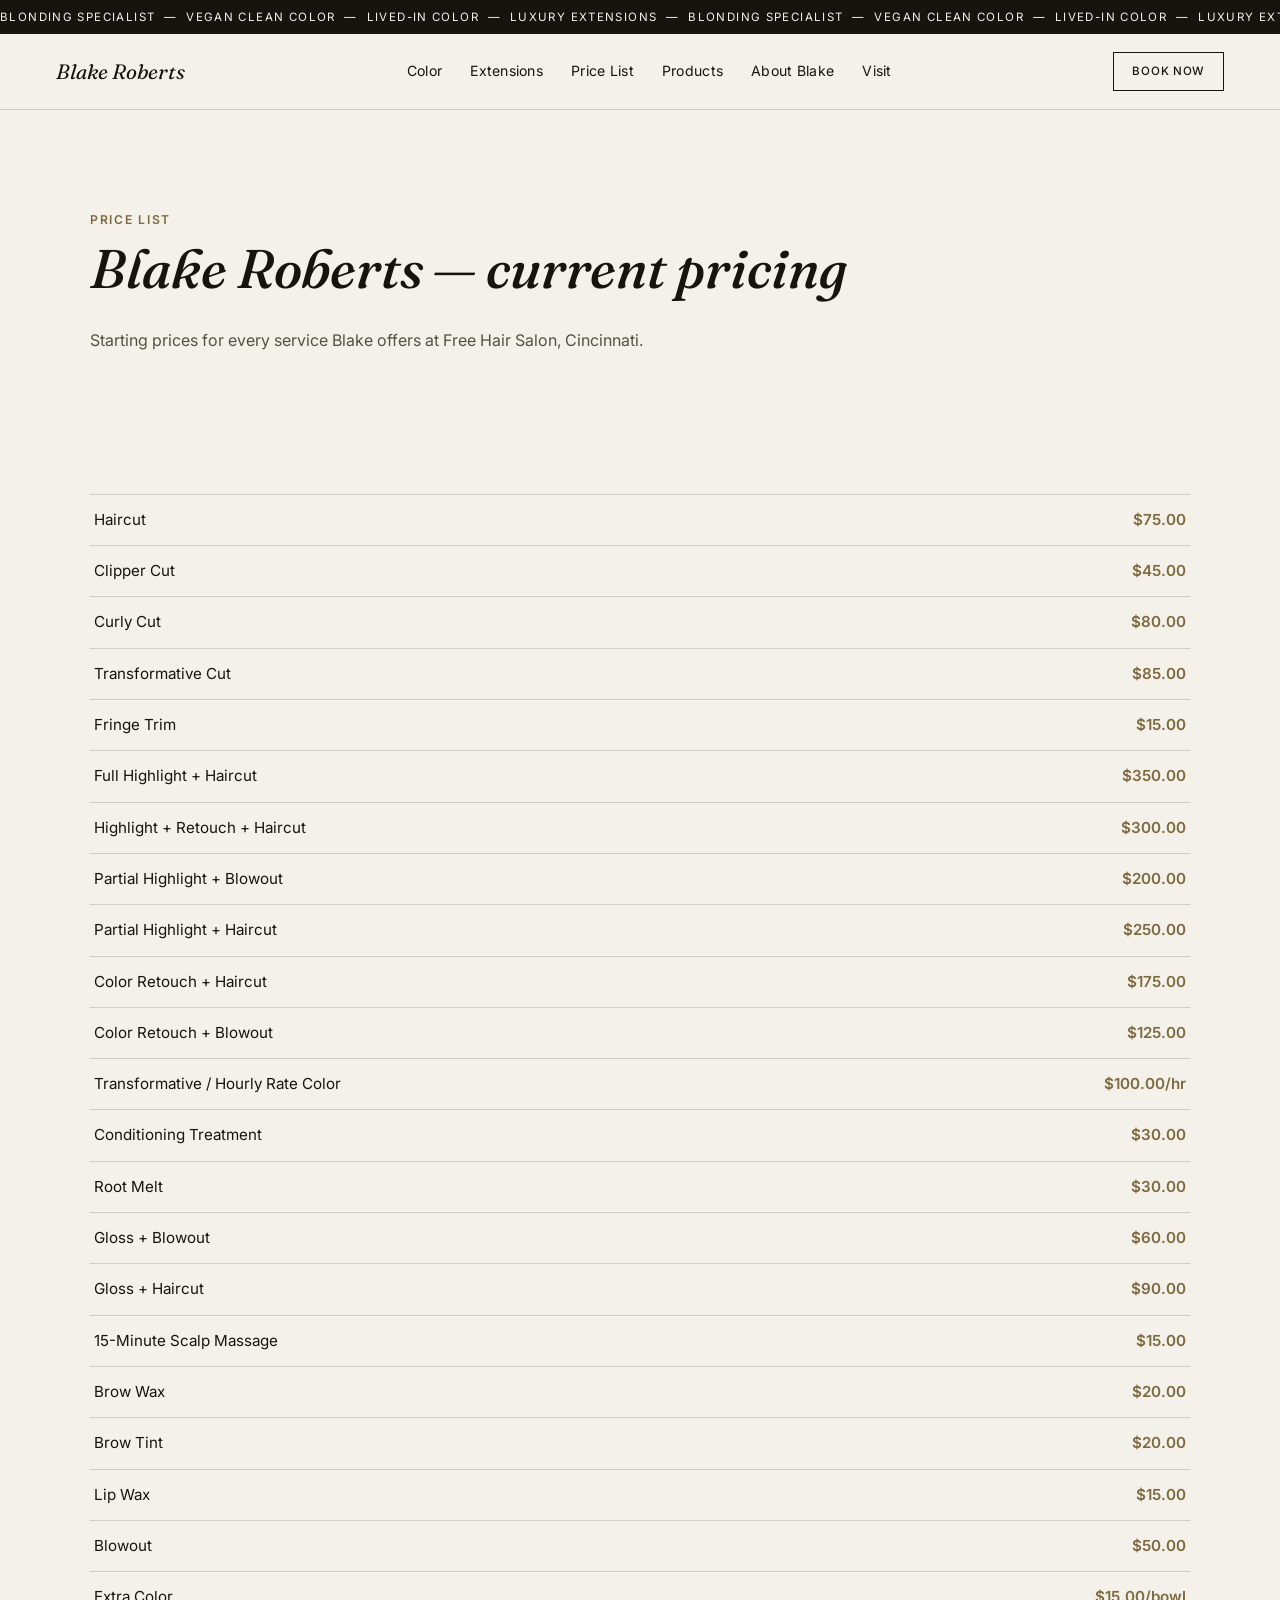
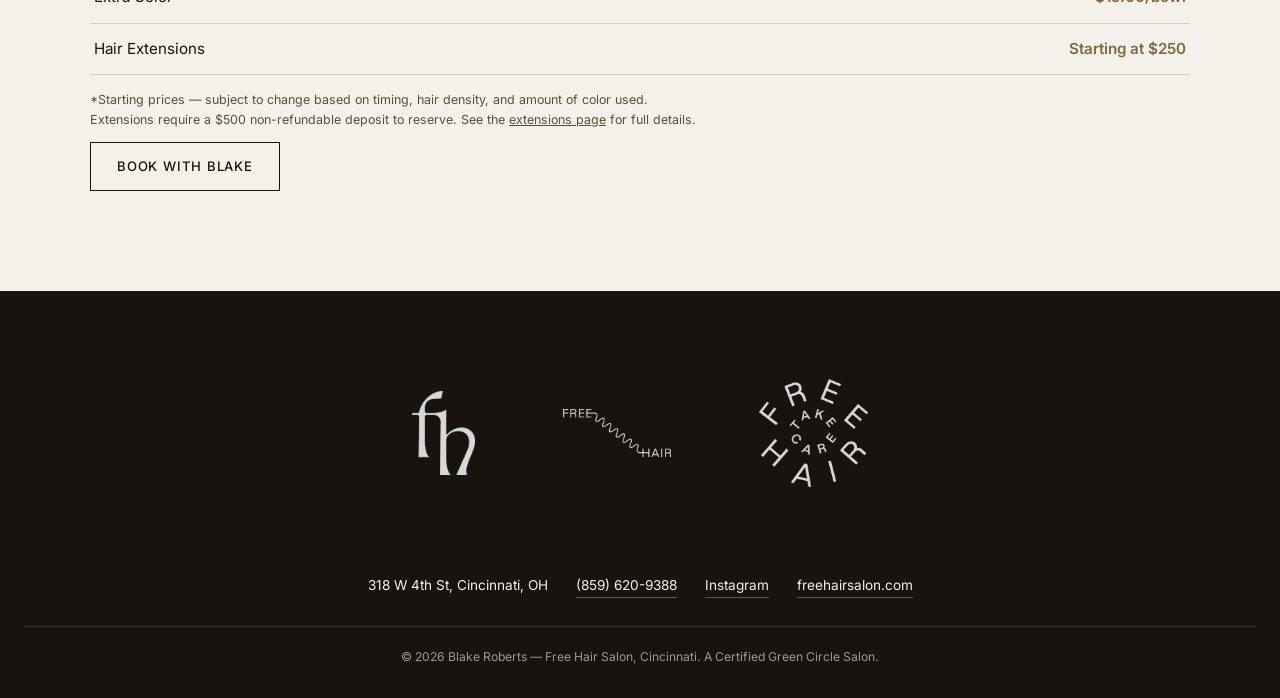
<file: pricing.html>
<!doctype html>
<html lang="en">
<head>
<meta charset="UTF-8">
<meta name="viewport" content="width=device-width, initial-scale=1">
<title>Price List | Blake Roberts — Free Hair Salon, Cincinnati</title>
<meta name="description" content="Current pricing for Blake Roberts at Free Hair Salon, Cincinnati — haircuts, blonding, color, extensions, and more. Starting prices, updated regularly.">
<meta name="robots" content="index, follow">
<link rel="canonical" href="https://hairbyblake.com/pricing">

<meta property="og:type" content="website">
<meta property="og:title" content="Price List | Blake Roberts, Free Hair Salon">
<meta property="og:description" content="Current pricing for cuts, blonding, color, and extensions with Blake Roberts at Free Hair Salon, Cincinnati.">
<meta property="og:url" content="https://hairbyblake.com/pricing">
<meta property="og:site_name" content="Free Hair Salon">

<link rel="icon" href="data:,">
<link rel="preconnect" href="https://fonts.googleapis.com">
<link rel="preconnect" href="https://fonts.gstatic.com" crossorigin>
<link href="https://fonts.googleapis.com/css2?family=Fraunces:ital,opsz,wght@0,9..144,400;0,9..144,500;1,9..144,400&family=Space+Grotesk:wght@500;600;700&family=Space+Mono:wght@400;700&family=Inter:wght@400;500;600&display=swap" rel="stylesheet">
<link rel="stylesheet" href="css/style.css">
</head>
<body>

<div class="marquee" aria-hidden="true">
  <div class="marquee__track">
    <span>BLONDING SPECIALIST&nbsp;&nbsp;—&nbsp;&nbsp;VEGAN CLEAN COLOR&nbsp;&nbsp;—&nbsp;&nbsp;LIVED-IN COLOR&nbsp;&nbsp;—&nbsp;&nbsp;LUXURY EXTENSIONS&nbsp;&nbsp;—&nbsp;&nbsp;</span>
    <span>BLONDING SPECIALIST&nbsp;&nbsp;—&nbsp;&nbsp;VEGAN CLEAN COLOR&nbsp;&nbsp;—&nbsp;&nbsp;LIVED-IN COLOR&nbsp;&nbsp;—&nbsp;&nbsp;LUXURY EXTENSIONS&nbsp;&nbsp;—&nbsp;&nbsp;</span>
  </div>
</div>

<header class="site-header" id="top">
  <button class="nav-toggle" id="navToggle" aria-label="Toggle menu" aria-expanded="false">
    <span></span><span></span><span></span>
  </button>
  <a class="brand" href="/">Blake Roberts</a>
  <a class="btn btn--sm header-book" href="https://www.vagaro.com//Users/BusinessWidget.aspx?enc=MMLjhIwJMcwFQhXLL7ifVC8owJsGKsMIIZyvsttw9n3M1moErcOxSB3Kwa63KsUjXQczH1Dl%2FlUrU6LcPP6ObynNZ6iXpxAR3c9%20K5Z77cFWYY%20J07%20kCMXUM3PeVkY%2F9DPEGCHGNO7Uwi5ei2ifVt9fECx3rDIpLf7CO7ystHD9U3KcdLG1a012s2KoPNvLRq%20j5%20ihwk9ptGlTrLCG5MRL%2FX2SwKNqSoQ7so6wJQOmX0TrxCOxL69xQxx2dqewb6qH6Fxzqed6Q2ZxywlH%20ZtxOPJbl4RyPreT%2FN9psLZCtCKZIz1wbNM%2Flxpgwl6VTNLTRgeMM1D%2FP%20EYa4aGbbP4zolZP%205ODFOU6527eJi1rrvjhYroXGHmHxLm21YDYShrV6JX%2FDpHy2DysTwNjg%3D%3D" target="_blank" rel="noopener">Book Now</a>
  <nav class="nav" id="siteNav">
    <div class="nav__group">
      <p class="nav__label">Services</p>
      <a href="/color">Color</a>
      <a href="/extensions">Extensions</a>
      <a href="/pricing">Price List</a>
      <a href="/products">Products</a>
    </div>
    <div class="nav__group">
      <p class="nav__label">Studio</p>
      <a href="/#about">About Blake</a>
      <a href="/#contact">Visit</a>
    </div>
    <div class="nav__group">
      <p class="nav__label">Connect</p>
      <a href="https://www.vagaro.com//Users/BusinessWidget.aspx?enc=MMLjhIwJMcwFQhXLL7ifVC8owJsGKsMIIZyvsttw9n3M1moErcOxSB3Kwa63KsUjXQczH1Dl%2FlUrU6LcPP6ObynNZ6iXpxAR3c9%20K5Z77cFWYY%20J07%20kCMXUM3PeVkY%2F9DPEGCHGNO7Uwi5ei2ifVt9fECx3rDIpLf7CO7ystHD9U3KcdLG1a012s2KoPNvLRq%20j5%20ihwk9ptGlTrLCG5MRL%2FX2SwKNqSoQ7so6wJQOmX0TrxCOxL69xQxx2dqewb6qH6Fxzqed6Q2ZxywlH%20ZtxOPJbl4RyPreT%2FN9psLZCtCKZIz1wbNM%2Flxpgwl6VTNLTRgeMM1D%2FP%20EYa4aGbbP4zolZP%205ODFOU6527eJi1rrvjhYroXGHmHxLm21YDYShrV6JX%2FDpHy2DysTwNjg%3D%3D" target="_blank" rel="noopener">Book Now</a>
      <a href="tel:+18596209388">Call / Text</a>
      <a href="https://www.instagram.com/blake.freehair/" target="_blank" rel="noopener">Instagram</a>
    </div>
  </nav>
</header>

<main>

  <section class="section" style="padding-bottom: 0;">
    <div class="section__inner">
      <p class="eyebrow">Price List</p>
      <h1 style="font-family: var(--serif); font-style: italic; font-size: clamp(2.2rem, 5vw, 3.4rem); font-weight: 500;">Blake Roberts — current pricing</h1>
      <p class="section__intro">Starting prices for every service Blake offers at Free Hair Salon, Cincinnati.</p>
    </div>
  </section>

  <section class="section">
    <div class="section__inner">
      <div class="price-table">
        <div class="price-row"><span>Haircut</span><span>$75.00</span></div>
        <div class="price-row"><span>Clipper Cut</span><span>$45.00</span></div>
        <div class="price-row"><span>Curly Cut</span><span>$80.00</span></div>
        <div class="price-row"><span>Transformative Cut</span><span>$85.00</span></div>
        <div class="price-row"><span>Fringe Trim</span><span>$15.00</span></div>
        <div class="price-row"><span>Full Highlight + Haircut</span><span>$350.00</span></div>
        <div class="price-row"><span>Highlight + Retouch + Haircut</span><span>$300.00</span></div>
        <div class="price-row"><span>Partial Highlight + Blowout</span><span>$200.00</span></div>
        <div class="price-row"><span>Partial Highlight + Haircut</span><span>$250.00</span></div>
        <div class="price-row"><span>Color Retouch + Haircut</span><span>$175.00</span></div>
        <div class="price-row"><span>Color Retouch + Blowout</span><span>$125.00</span></div>
        <div class="price-row"><span>Transformative / Hourly Rate Color</span><span>$100.00/hr</span></div>
        <div class="price-row"><span>Conditioning Treatment</span><span>$30.00</span></div>
        <div class="price-row"><span>Root Melt</span><span>$30.00</span></div>
        <div class="price-row"><span>Gloss + Blowout</span><span>$60.00</span></div>
        <div class="price-row"><span>Gloss + Haircut</span><span>$90.00</span></div>
        <div class="price-row"><span>15-Minute Scalp Massage</span><span>$15.00</span></div>
        <div class="price-row"><span>Brow Wax</span><span>$20.00</span></div>
        <div class="price-row"><span>Brow Tint</span><span>$20.00</span></div>
        <div class="price-row"><span>Lip Wax</span><span>$15.00</span></div>
        <div class="price-row"><span>Blowout</span><span>$50.00</span></div>
        <div class="price-row"><span>Extra Color</span><span>$15.00/bowl</span></div>
        <div class="price-row"><span>Hair Extensions</span><span>Starting at $250</span></div>
      </div>
      <p class="fine-print">*Starting prices — subject to change based on timing, hair density, and amount of color used. Extensions require a $500 non-refundable deposit to reserve. See the <a href="/extensions">extensions page</a> for full details.</p>
      <a class="btn" href="https://www.vagaro.com//Users/BusinessWidget.aspx?enc=MMLjhIwJMcwFQhXLL7ifVC8owJsGKsMIIZyvsttw9n3M1moErcOxSB3Kwa63KsUjXQczH1Dl%2FlUrU6LcPP6ObynNZ6iXpxAR3c9%20K5Z77cFWYY%20J07%20kCMXUM3PeVkY%2F9DPEGCHGNO7Uwi5ei2ifVt9fECx3rDIpLf7CO7ystHD9U3KcdLG1a012s2KoPNvLRq%20j5%20ihwk9ptGlTrLCG5MRL%2FX2SwKNqSoQ7so6wJQOmX0TrxCOxL69xQxx2dqewb6qH6Fxzqed6Q2ZxywlH%20ZtxOPJbl4RyPreT%2FN9psLZCtCKZIz1wbNM%2Flxpgwl6VTNLTRgeMM1D%2FP%20EYa4aGbbP4zolZP%205ODFOU6527eJi1rrvjhYroXGHmHxLm21YDYShrV6JX%2FDpHy2DysTwNjg%3D%3D" target="_blank" rel="noopener">Book with Blake</a>
    </div>
  </section>

</main>

<footer class="site-footer">
  <div class="footer-marks section__inner">
    <img src="images/monogram.webp" alt="Free Hair Salon monogram" class="mark mark--monogram">
    <img src="images/squiggle.webp" alt="Free Hair wordmark" class="mark mark--squiggle">
    <img src="images/badge.webp" alt="Free Hair — Take Care badge" class="mark mark--badge">
  </div>
  <div class="footer-links">
    <span>318 W 4th St, Cincinnati, OH</span>
    <a href="tel:+18596209388">(859) 620-9388</a>
    <a href="https://www.instagram.com/blake.freehair/" target="_blank" rel="noopener">Instagram</a>
    <a href="https://www.freehairsalon.com" target="_blank" rel="noopener">freehairsalon.com</a>
  </div>
  <p class="footer-copyright">&copy; <span id="year"></span> Blake Roberts — Free Hair Salon, Cincinnati. A Certified Green Circle Salon.</p>
</footer>

<script src="js/main.js"></script>
</body>
</html>
</file>
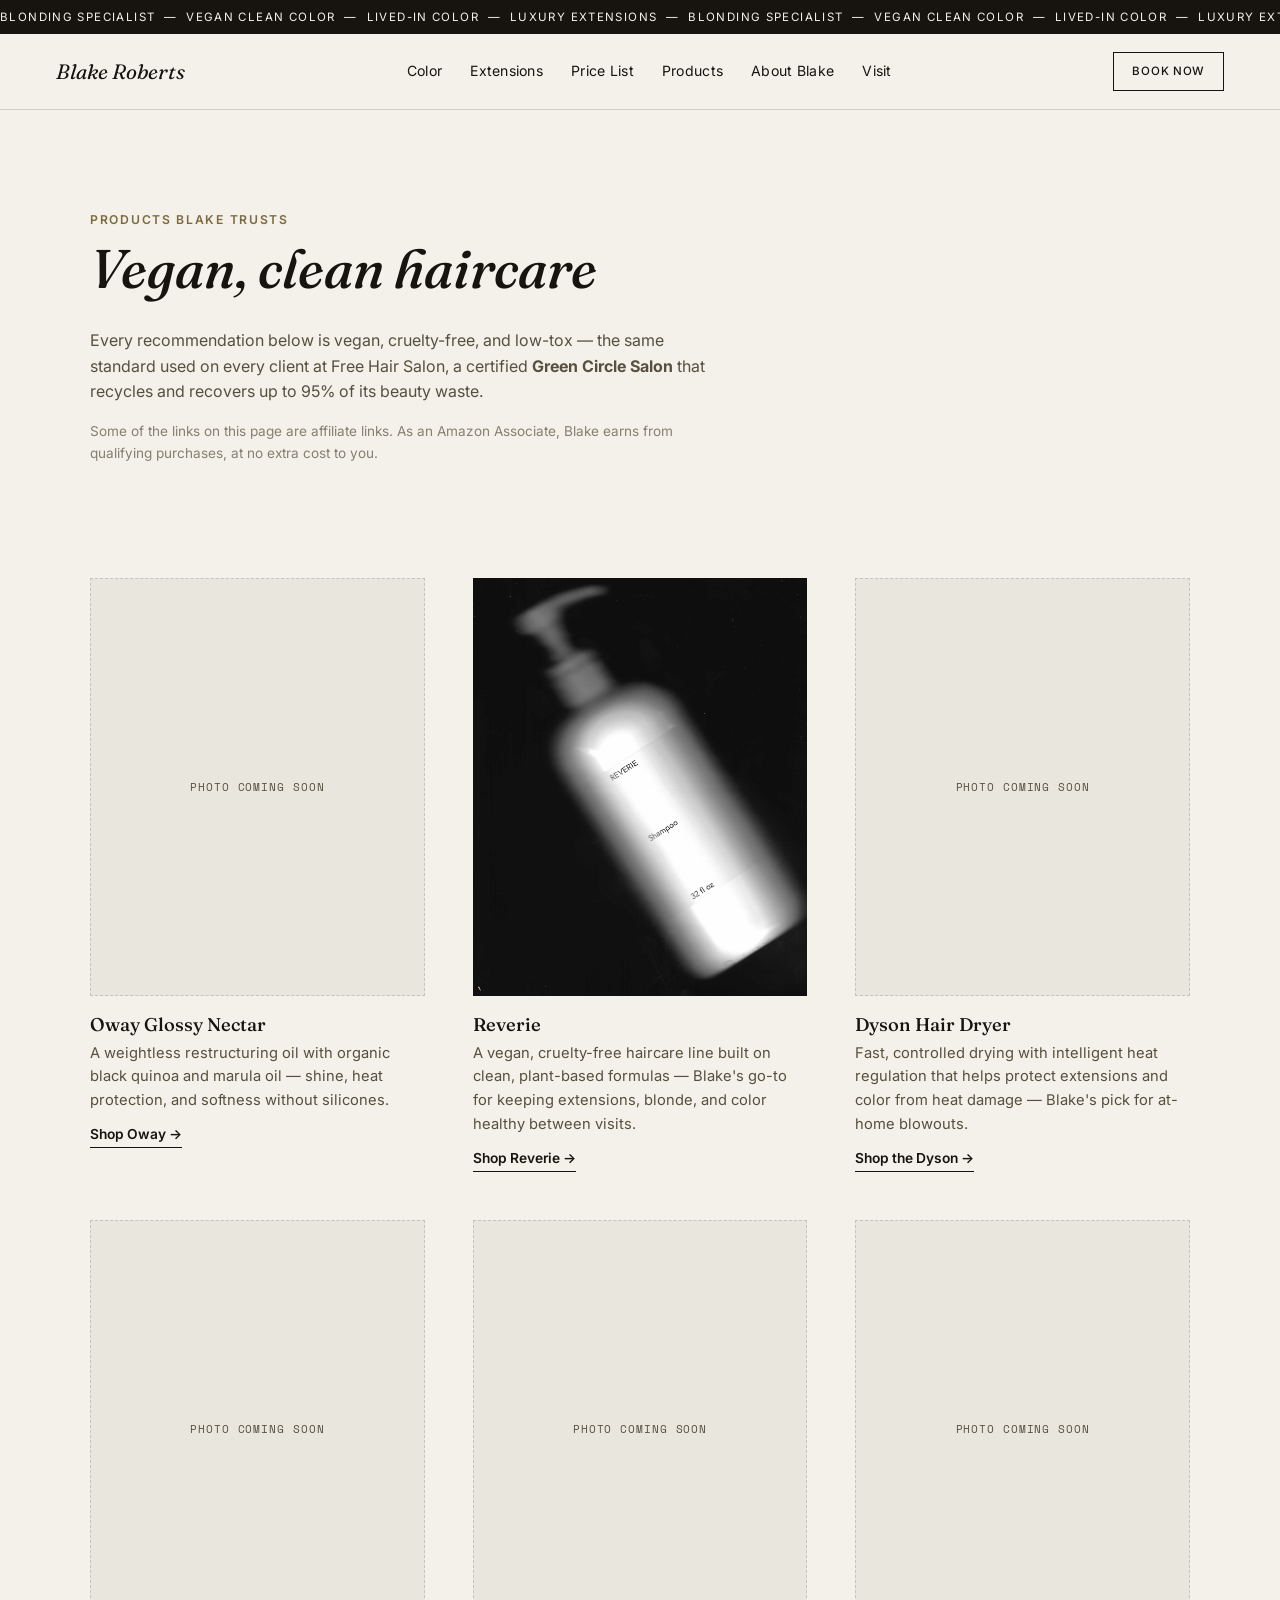
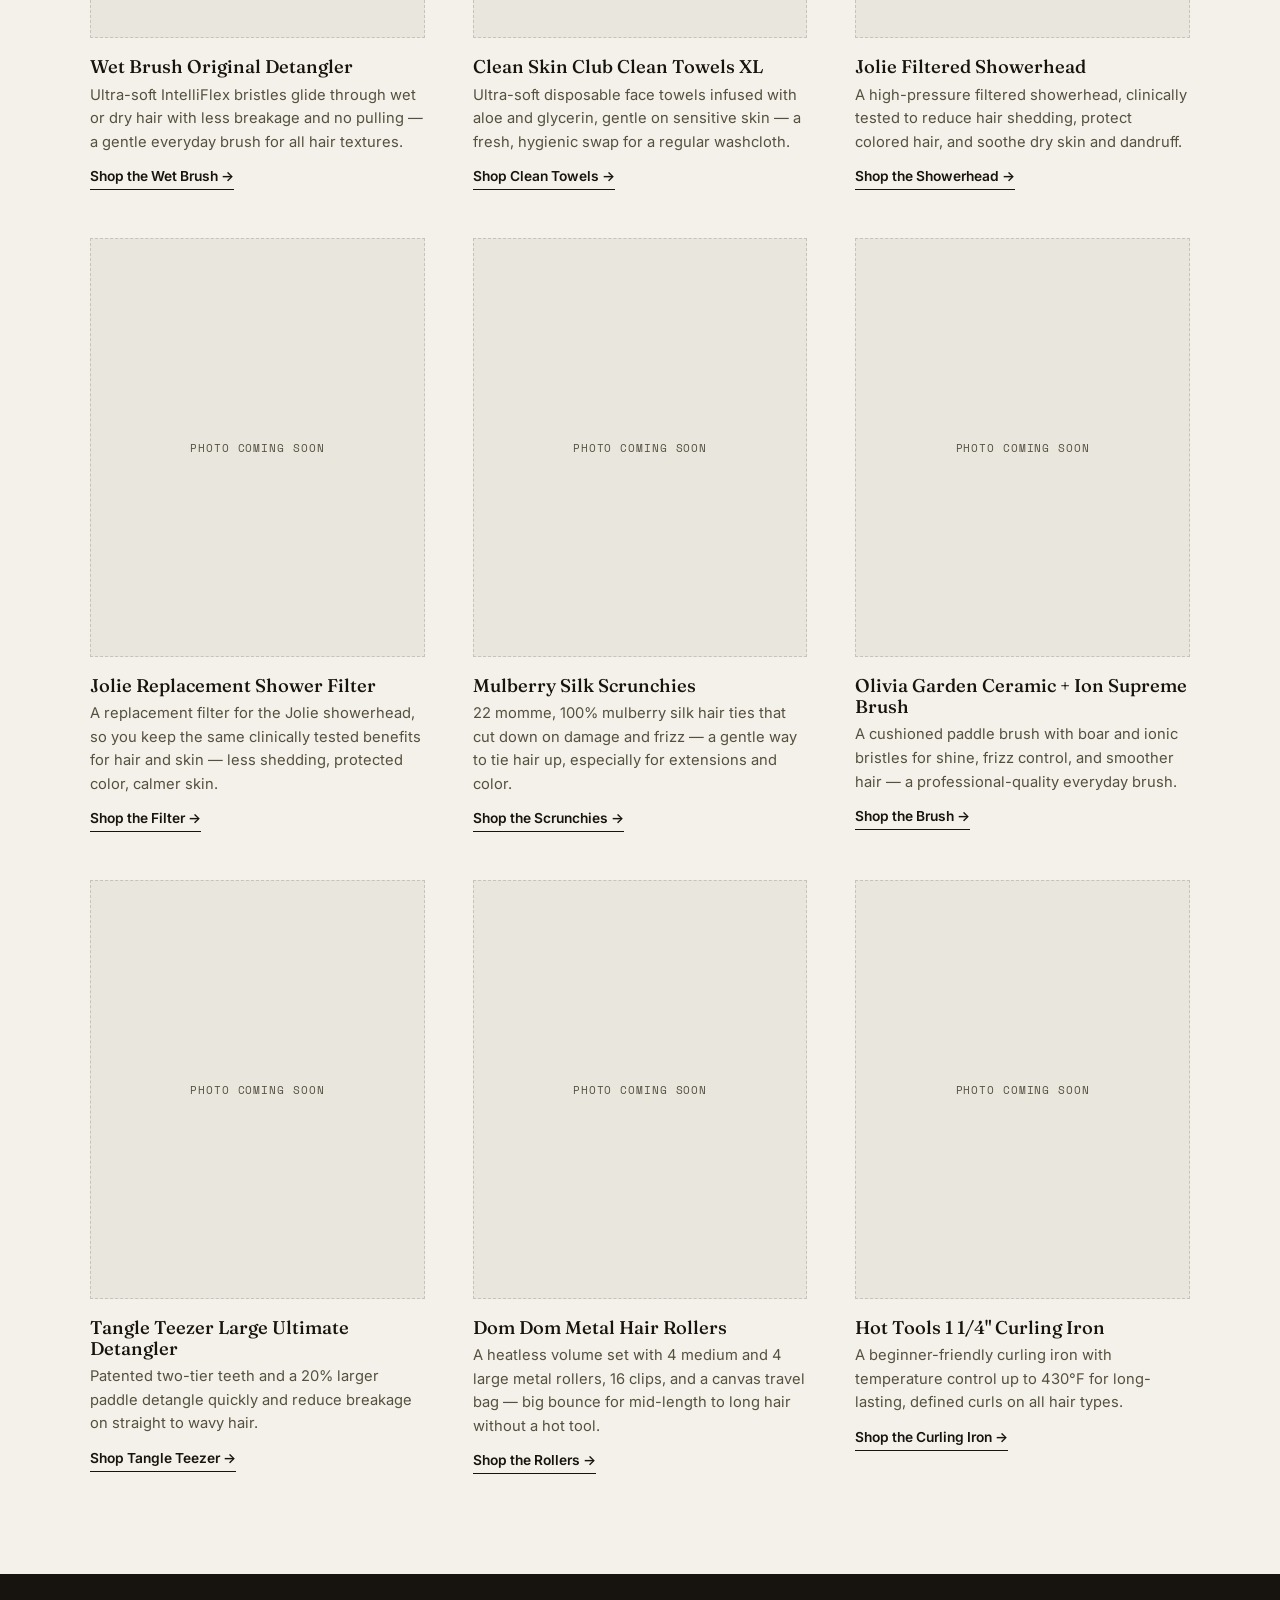
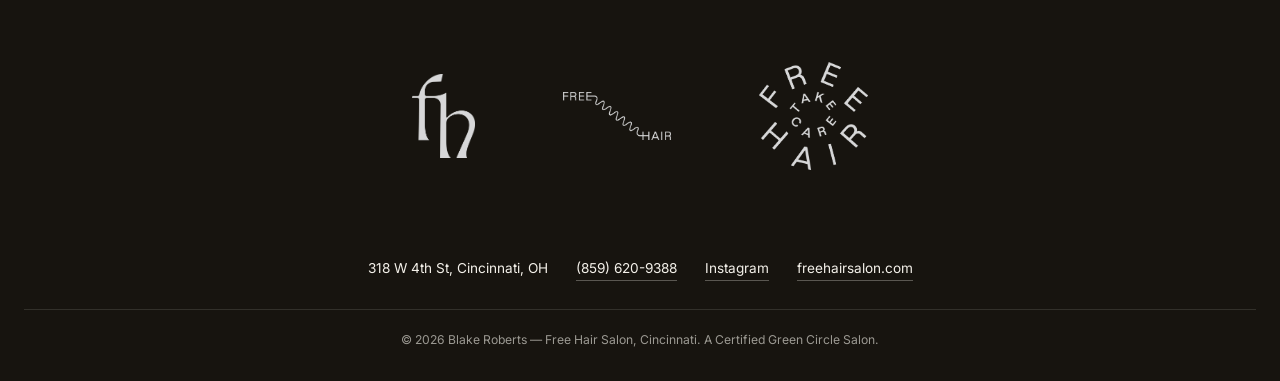
<file: products.html>
<!doctype html>
<html lang="en">
<head>
<meta charset="UTF-8">
<meta name="viewport" content="width=device-width, initial-scale=1">
<title>Vegan Hair Products | Blake Roberts — Free Hair Salon, Cincinnati</title>
<meta name="description" content="Vegan, clean haircare Blake Roberts recommends — Oway and Reverie picks for keeping extensions and color healthy. The same low-tox standard used at Free Hair Salon, Cincinnati.">
<meta name="robots" content="index, follow">
<link rel="canonical" href="https://hairbyblake.com/products">

<meta property="og:type" content="website">
<meta property="og:title" content="Vegan Hair Products | Blake Roberts, Free Hair Salon">
<meta property="og:description" content="Vegan, clean haircare Blake Roberts recommends for color and extension clients.">
<meta property="og:url" content="https://hairbyblake.com/products">
<meta property="og:site_name" content="Free Hair Salon">
<meta property="og:image" content="https://hairbyblake.com/images/web-product-reverie.jpg">

<link rel="icon" href="data:,">
<link rel="preconnect" href="https://fonts.googleapis.com">
<link rel="preconnect" href="https://fonts.gstatic.com" crossorigin>
<link href="https://fonts.googleapis.com/css2?family=Fraunces:ital,opsz,wght@0,9..144,400;0,9..144,500;1,9..144,400&family=Space+Grotesk:wght@500;600;700&family=Space+Mono:wght@400;700&family=Inter:wght@400;500;600&display=swap" rel="stylesheet">
<link rel="stylesheet" href="css/style.css">
</head>
<body>

<div class="marquee" aria-hidden="true">
  <div class="marquee__track">
    <span>BLONDING SPECIALIST&nbsp;&nbsp;—&nbsp;&nbsp;VEGAN CLEAN COLOR&nbsp;&nbsp;—&nbsp;&nbsp;LIVED-IN COLOR&nbsp;&nbsp;—&nbsp;&nbsp;LUXURY EXTENSIONS&nbsp;&nbsp;—&nbsp;&nbsp;</span>
    <span>BLONDING SPECIALIST&nbsp;&nbsp;—&nbsp;&nbsp;VEGAN CLEAN COLOR&nbsp;&nbsp;—&nbsp;&nbsp;LIVED-IN COLOR&nbsp;&nbsp;—&nbsp;&nbsp;LUXURY EXTENSIONS&nbsp;&nbsp;—&nbsp;&nbsp;</span>
  </div>
</div>

<header class="site-header" id="top">
  <button class="nav-toggle" id="navToggle" aria-label="Toggle menu" aria-expanded="false">
    <span></span><span></span><span></span>
  </button>
  <a class="brand" href="/">Blake Roberts</a>
  <a class="btn btn--sm header-book" href="https://www.vagaro.com//Users/BusinessWidget.aspx?enc=MMLjhIwJMcwFQhXLL7ifVC8owJsGKsMIIZyvsttw9n3M1moErcOxSB3Kwa63KsUjXQczH1Dl%2FlUrU6LcPP6ObynNZ6iXpxAR3c9%20K5Z77cFWYY%20J07%20kCMXUM3PeVkY%2F9DPEGCHGNO7Uwi5ei2ifVt9fECx3rDIpLf7CO7ystHD9U3KcdLG1a012s2KoPNvLRq%20j5%20ihwk9ptGlTrLCG5MRL%2FX2SwKNqSoQ7so6wJQOmX0TrxCOxL69xQxx2dqewb6qH6Fxzqed6Q2ZxywlH%20ZtxOPJbl4RyPreT%2FN9psLZCtCKZIz1wbNM%2Flxpgwl6VTNLTRgeMM1D%2FP%20EYa4aGbbP4zolZP%205ODFOU6527eJi1rrvjhYroXGHmHxLm21YDYShrV6JX%2FDpHy2DysTwNjg%3D%3D" target="_blank" rel="noopener">Book Now</a>
  <nav class="nav" id="siteNav">
    <div class="nav__group">
      <p class="nav__label">Services</p>
      <a href="/color">Color</a>
      <a href="/extensions">Extensions</a>
      <a href="/pricing">Price List</a>
      <a href="/products">Products</a>
    </div>
    <div class="nav__group">
      <p class="nav__label">Studio</p>
      <a href="/#about">About Blake</a>
      <a href="/#contact">Visit</a>
    </div>
    <div class="nav__group">
      <p class="nav__label">Connect</p>
      <a href="https://www.vagaro.com//Users/BusinessWidget.aspx?enc=MMLjhIwJMcwFQhXLL7ifVC8owJsGKsMIIZyvsttw9n3M1moErcOxSB3Kwa63KsUjXQczH1Dl%2FlUrU6LcPP6ObynNZ6iXpxAR3c9%20K5Z77cFWYY%20J07%20kCMXUM3PeVkY%2F9DPEGCHGNO7Uwi5ei2ifVt9fECx3rDIpLf7CO7ystHD9U3KcdLG1a012s2KoPNvLRq%20j5%20ihwk9ptGlTrLCG5MRL%2FX2SwKNqSoQ7so6wJQOmX0TrxCOxL69xQxx2dqewb6qH6Fxzqed6Q2ZxywlH%20ZtxOPJbl4RyPreT%2FN9psLZCtCKZIz1wbNM%2Flxpgwl6VTNLTRgeMM1D%2FP%20EYa4aGbbP4zolZP%205ODFOU6527eJi1rrvjhYroXGHmHxLm21YDYShrV6JX%2FDpHy2DysTwNjg%3D%3D" target="_blank" rel="noopener">Book Now</a>
      <a href="tel:+18596209388">Call / Text</a>
      <a href="https://www.instagram.com/blake.freehair/" target="_blank" rel="noopener">Instagram</a>
    </div>
  </nav>
</header>

<main>

  <section class="section" style="padding-bottom: 0;">
    <div class="section__inner">
      <p class="eyebrow">Products Blake Trusts</p>
      <h1 style="font-family: var(--serif); font-style: italic; font-size: clamp(2.2rem, 5vw, 3.4rem); font-weight: 500;">Vegan, clean haircare</h1>
      <p class="section__intro">Every recommendation below is vegan, cruelty-free, and low-tox — the same standard used on every client at Free Hair Salon, a certified <strong>Green Circle Salon</strong> that recycles and recovers up to 95% of its beauty waste.</p>
      <p class="section__intro" style="margin-top: 1rem; font-size: 0.85rem; opacity: 0.7;">Some of the links on this page are affiliate links. As an Amazon Associate, Blake earns from qualifying purchases, at no extra cost to you.</p>
    </div>
  </section>

  <section class="section">
    <div class="section__inner shop-grid">
      <div class="shop-card">
        <div class="shop-card__placeholder">Photo coming soon</div>
        <div class="shop-card__body">
          <h3>Oway Glossy Nectar</h3>
          <p>A weightless restructuring oil with organic black quinoa and marula oil — shine, heat protection, and softness without silicones.</p>
          <a class="link-arrow" href="https://owayusa.com/products/glossy-nectar160ml" target="_blank" rel="noopener">Shop Oway →</a>
        </div>
      </div>
      <div class="shop-card">
        <img src="images/Reverie.jpg" alt="Reverie, one of Blake Roberts' vegan haircare picks" class="shop-card__photo">
        <div class="shop-card__body">
          <h3>Reverie</h3>
          <p>A vegan, cruelty-free haircare line built on clean, plant-based formulas — Blake's go-to for keeping extensions, blonde, and color healthy between visits.</p>
          <a class="link-arrow" href="https://www.gmreverie.com/?ref=HairbyBlake" target="_blank" rel="noopener">Shop Reverie →</a>
        </div>
      </div>
      <div class="shop-card">
        <div class="shop-card__placeholder">Photo coming soon</div>
        <div class="shop-card__body">
          <h3>Dyson Hair Dryer</h3>
          <p>Fast, controlled drying with intelligent heat regulation that helps protect extensions and color from heat damage — Blake's pick for at-home blowouts.</p>
          <a class="link-arrow" href="https://amzn.to/4cubc2W" target="_blank" rel="noopener">Shop the Dyson →</a>
        </div>
      </div>
      <div class="shop-card">
        <div class="shop-card__placeholder">Photo coming soon</div>
        <div class="shop-card__body">
          <h3>Wet Brush Original Detangler</h3>
          <p>Ultra-soft IntelliFlex bristles glide through wet or dry hair with less breakage and no pulling — a gentle everyday brush for all hair textures.</p>
          <a class="link-arrow" href="https://link.amazon/B007Y8AZm" target="_blank" rel="noopener">Shop the Wet Brush →</a>
        </div>
      </div>
      <div class="shop-card">
        <div class="shop-card__placeholder">Photo coming soon</div>
        <div class="shop-card__body">
          <h3>Clean Skin Club Clean Towels XL</h3>
          <p>Ultra-soft disposable face towels infused with aloe and glycerin, gentle on sensitive skin — a fresh, hygienic swap for a regular washcloth.</p>
          <a class="link-arrow" href="https://link.amazon/B07ckr9f2" target="_blank" rel="noopener">Shop Clean Towels →</a>
        </div>
      </div>
      <div class="shop-card">
        <div class="shop-card__placeholder">Photo coming soon</div>
        <div class="shop-card__body">
          <h3>Jolie Filtered Showerhead</h3>
          <p>A high-pressure filtered showerhead, clinically tested to reduce hair shedding, protect colored hair, and soothe dry skin and dandruff.</p>
          <a class="link-arrow" href="https://link.amazon/B0cfSgTPJ" target="_blank" rel="noopener">Shop the Showerhead →</a>
        </div>
      </div>
      <div class="shop-card">
        <div class="shop-card__placeholder">Photo coming soon</div>
        <div class="shop-card__body">
          <h3>Jolie Replacement Shower Filter</h3>
          <p>A replacement filter for the Jolie showerhead, so you keep the same clinically tested benefits for hair and skin — less shedding, protected color, calmer skin.</p>
          <a class="link-arrow" href="https://link.amazon/B02zBO786" target="_blank" rel="noopener">Shop the Filter →</a>
        </div>
      </div>
      <div class="shop-card">
        <div class="shop-card__placeholder">Photo coming soon</div>
        <div class="shop-card__body">
          <h3>Mulberry Silk Scrunchies</h3>
          <p>22 momme, 100% mulberry silk hair ties that cut down on damage and frizz — a gentle way to tie hair up, especially for extensions and color.</p>
          <a class="link-arrow" href="https://link.amazon/B03aCd5hu" target="_blank" rel="noopener">Shop the Scrunchies →</a>
        </div>
      </div>
      <div class="shop-card">
        <div class="shop-card__placeholder">Photo coming soon</div>
        <div class="shop-card__body">
          <h3>Olivia Garden Ceramic + Ion Supreme Brush</h3>
          <p>A cushioned paddle brush with boar and ionic bristles for shine, frizz control, and smoother hair — a professional-quality everyday brush.</p>
          <a class="link-arrow" href="https://link.amazon/B0jhlAPl8" target="_blank" rel="noopener">Shop the Brush →</a>
        </div>
      </div>
      <div class="shop-card">
        <div class="shop-card__placeholder">Photo coming soon</div>
        <div class="shop-card__body">
          <h3>Tangle Teezer Large Ultimate Detangler</h3>
          <p>Patented two-tier teeth and a 20% larger paddle detangle quickly and reduce breakage on straight to wavy hair.</p>
          <a class="link-arrow" href="https://link.amazon/B092a6lkT" target="_blank" rel="noopener">Shop Tangle Teezer →</a>
        </div>
      </div>
      <div class="shop-card">
        <div class="shop-card__placeholder">Photo coming soon</div>
        <div class="shop-card__body">
          <h3>Dom Dom Metal Hair Rollers</h3>
          <p>A heatless volume set with 4 medium and 4 large metal rollers, 16 clips, and a canvas travel bag — big bounce for mid-length to long hair without a hot tool.</p>
          <a class="link-arrow" href="https://link.amazon/B065q8Ks1" target="_blank" rel="noopener">Shop the Rollers →</a>
        </div>
      </div>
      <div class="shop-card">
        <div class="shop-card__placeholder">Photo coming soon</div>
        <div class="shop-card__body">
          <h3>Hot Tools 1 1/4" Curling Iron</h3>
          <p>A beginner-friendly curling iron with temperature control up to 430°F for long-lasting, defined curls on all hair types.</p>
          <a class="link-arrow" href="https://link.amazon/B02ouIhoT" target="_blank" rel="noopener">Shop the Curling Iron →</a>
        </div>
      </div>
    </div>
  </section>

</main>

<footer class="site-footer">
  <div class="footer-marks section__inner">
    <img src="images/monogram.webp" alt="Free Hair Salon monogram" class="mark mark--monogram">
    <img src="images/squiggle.webp" alt="Free Hair wordmark" class="mark mark--squiggle">
    <img src="images/badge.webp" alt="Free Hair — Take Care badge" class="mark mark--badge">
  </div>
  <div class="footer-links">
    <span>318 W 4th St, Cincinnati, OH</span>
    <a href="tel:+18596209388">(859) 620-9388</a>
    <a href="https://www.instagram.com/blake.freehair/" target="_blank" rel="noopener">Instagram</a>
    <a href="https://www.freehairsalon.com" target="_blank" rel="noopener">freehairsalon.com</a>
  </div>
  <p class="footer-copyright">&copy; <span id="year"></span> Blake Roberts — Free Hair Salon, Cincinnati. A Certified Green Circle Salon.</p>
</footer>

<script src="js/main.js"></script>
</body>
</html>
</file>
<file: css/style.css>
:root {
  --bg: #f4f1ea;
  --ink: #17140f;
  --ink-soft: #55503f;
  --line: rgba(23, 20, 15, 0.16);
  --accent: #7d6a3f;
  --stamp: #9fb4c9;
  --serif: "Fraunces", Georgia, serif;
  --sans: "Inter", -apple-system, BlinkMacSystemFont, sans-serif;
  --display: "Space Grotesk", "Inter", -apple-system, BlinkMacSystemFont, sans-serif;
  --mono: "Space Mono", "SF Mono", monospace;
  --maxw: 1100px;
}

* { box-sizing: border-box; }
html { scroll-behavior: smooth; }
body {
  margin: 0;
  background: var(--bg);
  color: var(--ink);
  font-family: var(--sans);
  line-height: 1.6;
  -webkit-font-smoothing: antialiased;
}

h1, h2, h3 {
  font-family: var(--serif);
  font-weight: 500;
  line-height: 1.15;
  margin: 0 0 0.5em;
}

p { margin: 0 0 1em; color: var(--ink-soft); }

a { color: inherit; }

.eyebrow {
  font-size: 0.76rem;
  letter-spacing: 0.14em;
  text-transform: uppercase;
  color: var(--accent);
  margin: 0 0 0.75em;
  font-weight: 600;
}

/* Marquee */
.marquee {
  background: var(--ink);
  color: var(--bg);
  overflow: hidden;
  white-space: nowrap;
  font-size: 0.72rem;
  letter-spacing: 0.12em;
  padding: 8px 0;
}
.marquee__track {
  display: inline-flex;
  animation: scroll-left 22s linear infinite;
}
@keyframes scroll-left {
  from { transform: translateX(0); }
  to { transform: translateX(-50%); }
}

/* Header — hamburger-left, centered wordmark, persistent Book pill */
.site-header {
  position: sticky;
  top: 0;
  z-index: 50;
  display: flex;
  align-items: center;
  justify-content: space-between;
  gap: 24px;
  padding: 18px clamp(20px, 5vw, 56px);
  background: var(--bg);
  border-bottom: 1px solid var(--line);
}
.brand {
  flex: 1;
  text-align: center;
  font-family: var(--serif);
  font-style: italic;
  font-size: 1.3rem;
  text-decoration: none;
  color: var(--ink);
}
.nav-toggle {
  display: flex;
  flex-direction: column;
  gap: 5px;
  background: none;
  border: none;
  cursor: pointer;
  padding: 6px;
}
.nav-toggle span {
  width: 22px;
  height: 2px;
  background: var(--ink);
}

/* Nav — grouped dropdown panel, opened by the hamburger on every page */
.nav {
  display: none;
  position: absolute;
  top: 100%;
  left: 0;
  right: 0;
  z-index: 49;
  gap: clamp(32px, 6vw, 72px);
  flex-wrap: wrap;
  background: var(--bg);
  padding: clamp(24px, 4vw, 36px) clamp(20px, 5vw, 56px) clamp(32px, 5vw, 44px);
  border-bottom: 1px solid var(--line);
}
.nav.is-open { display: flex; }
.nav__group {
  display: flex;
  flex-direction: column;
  gap: 10px;
  min-width: 150px;
}
.nav__label {
  font-size: 0.72rem;
  letter-spacing: 0.14em;
  text-transform: uppercase;
  color: var(--accent);
  font-weight: 600;
  margin: 0 0 2px;
}
.nav a {
  text-decoration: none;
  font-size: 0.92rem;
  letter-spacing: 0.01em;
  color: var(--ink);
}
.nav a:hover { color: var(--accent); }
@media (max-width: 640px) {
  .nav { flex-direction: column; gap: 26px; }
}

/* Desktop — classic top links, hamburger only below 860px */
@media (min-width: 860px) {
  .nav-toggle { display: none; }
  .brand { order: 1; flex: none; text-align: left; }
  .nav {
    order: 2;
    display: flex;
    position: static;
    flex: 1;
    flex-wrap: nowrap;
    justify-content: center;
    gap: 28px;
    padding: 0;
    background: none;
    border: none;
  }
  .nav__group { flex-direction: row; gap: 28px; min-width: 0; }
  .nav__label, .nav__group:last-child { display: none; }
  .nav a { font-size: 0.88rem; letter-spacing: 0.02em; }
  .header-book { order: 3; }
}

/* Buttons — square, outline, no fill */
.btn-row {
  display: flex;
  gap: 14px;
  flex-wrap: wrap;
}
.btn {
  display: inline-block;
  text-decoration: none;
  padding: 13px 26px;
  border: 1px solid var(--ink);
  font-size: 0.82rem;
  letter-spacing: 0.06em;
  text-transform: uppercase;
  font-weight: 500;
  color: var(--ink);
  background: transparent;
  transition: background 0.2s ease, color 0.2s ease;
}
.btn:hover { background: var(--ink); color: var(--bg); }
.btn--inverse { border-color: var(--bg); color: var(--bg); }
.btn--inverse:hover { background: var(--bg); color: var(--ink); }
.btn--sm { padding: 9px 18px; font-size: 0.72rem; }

/* Hero */
.hero {
  padding: clamp(60px, 12vw, 140px) clamp(20px, 5vw, 56px);
}
.hero__inner { max-width: 760px; }
.hero h1 {
  font-family: var(--display);
  font-size: clamp(2.4rem, 7vw, 4.6rem);
  font-weight: 600;
  text-transform: uppercase;
  letter-spacing: 0.01em;
}
.hero__sub {
  font-size: 1.05rem;
  max-width: 520px;
  margin: 0 0 2em;
}

/* Photo hero */
.hero--photo {
  position: relative;
  min-height: min(88vh, 780px);
  display: flex;
  align-items: flex-end;
  padding: clamp(28px, 6vw, 56px);
  background-size: cover;
  background-position: center 30%;
  color: var(--bg);
}
.hero--photo::before {
  content: "";
  position: absolute;
  inset: 0;
  z-index: 1;
  background: linear-gradient(180deg, rgba(23,20,15,0.15) 0%, rgba(23,20,15,0.05) 40%, rgba(23,20,15,0.75) 100%);
}
.hero--photo .hero__inner { position: relative; z-index: 2; max-width: 640px; margin: 0; }

/* Video layer — sits over the photo (which stays as the fallback background) */
.hero__video {
  position: absolute;
  inset: 0;
  z-index: 0;
  overflow: hidden;
  pointer-events: none;
}
.hero__video iframe {
  position: absolute;
  top: 50%;
  left: 50%;
  width: 100vw;
  height: 56.25vw; /* 16:9 */
  min-height: 100%;
  min-width: 177.78vh; /* 16:9 */
  transform: translate(-50%, -50%);
  border: 0;
  opacity: 0;
  transition: opacity 0.6s ease;
}
.hero__video.is-playing iframe { opacity: 1; }
.hero--photo .eyebrow { color: #d9cba3; }
.hero--photo .hero__sub { color: rgba(244,241,234,0.88); }
.hero--photo .btn { border-color: var(--bg); color: var(--bg); }
.hero--photo .btn:hover { background: var(--bg); color: var(--ink); }

/* Byline */
.byline {
  font-family: var(--mono);
  font-size: 0.8rem;
  letter-spacing: 0.04em;
  color: var(--ink-soft);
  margin-bottom: 1.5em;
}

/* Sections */
.section { padding: clamp(56px, 9vw, 100px) clamp(20px, 5vw, 56px); }
.section__inner { max-width: var(--maxw); margin: 0 auto; }
.section__inner h2 { font-size: clamp(1.8rem, 3.2vw, 2.6rem); }
.section__intro { max-width: 620px; }
#about { padding-bottom: clamp(32px, 5vw, 56px); }
#about + .section { padding-top: clamp(32px, 5vw, 56px); }

/* About */
.about {
  display: grid;
  grid-template-columns: 0.9fr 1.1fr;
  gap: clamp(30px, 6vw, 72px);
  align-items: center;
}
.tag-list {
  list-style: none;
  padding: 0;
  margin: 1.5em 0 0;
  color: var(--ink-soft);
  font-size: 0.92rem;
}
.tag-list li { display: inline; }
.tag-list li:not(:last-child)::after { content: " · "; }

/* Offer sections — plain, no numbering */
.offer-intro { max-width: 640px; margin-bottom: clamp(40px, 7vw, 72px); }
.offer-intro h2 {
  font-family: var(--serif);
  font-style: italic;
  font-weight: 500;
  font-size: clamp(1.9rem, 4vw, 2.8rem);
}

.offer-feature {
  display: grid;
  grid-template-columns: 1fr 0.85fr;
  gap: clamp(28px, 5vw, 64px);
  align-items: center;
  margin-bottom: clamp(56px, 9vw, 96px);
}
@media (min-width: 821px) {
  .offer-feature--flip { grid-template-columns: 0.85fr 1fr; }
  .offer-feature--flip .offer-feature__photo { order: -1; }
}
.offer-feature__copy h3 {
  font-family: var(--serif);
  font-size: clamp(1.7rem, 3.2vw, 2.4rem);
}
.offer-feature__copy p { max-width: 460px; }
.offer-feature__photo {
  width: 100%;
  aspect-ratio: 4/3;
  object-fit: cover;
}

.offer-list { border-top: 1px solid var(--line); max-width: 720px; }
.offer-row {
  padding: clamp(24px, 4vw, 30px) 0;
  border-bottom: 1px solid var(--line);
}
.offer-row h3 { font-family: var(--serif); font-size: 1.15rem; margin-bottom: 0.35em; }
.offer-row p { max-width: 480px; margin-bottom: 0.6em; }

/* Photo blocks */
.photo-frame {
  width: 100%;
  aspect-ratio: 4/5;
  object-fit: cover;
  display: block;
}
.photo-frame--wide { aspect-ratio: 3/2; }

/* Photo diptych — umber frame with a rotated blue "Blake Roberts" stamp */
.diptych {
  --umber: #4a3f2f;
  background: var(--umber);
  padding: clamp(28px, 5vw, 48px);
  position: relative;
}
.diptych__frame {
  position: relative;
  display: grid;
  grid-template-columns: 1fr 1fr;
  gap: 3px;
  overflow: hidden;
}
.diptych__frame img {
  width: 100%;
  height: 100%;
  aspect-ratio: 4/5;
  object-fit: cover;
  display: block;
}
.diptych__frame img:first-child { filter: grayscale(1) contrast(1.05); }
.diptych__mark {
  position: absolute;
  inset: 0;
  display: flex;
  align-items: center;
  justify-content: center;
  pointer-events: none;
}
.diptych__mark span {
  position: absolute;
  top: 50%;
  font-family: var(--display);
  font-weight: 700;
  text-transform: uppercase;
  color: var(--stamp);
  white-space: nowrap;
  letter-spacing: 0.02em;
  line-height: 1;
  font-size: clamp(1.6rem, 5vw, 3.2rem);
}
.diptych__mark span:nth-child(1) { left: 13%; top: 44%; transform: translate(-50%, -50%) rotate(-90deg); }
.diptych__mark span:nth-child(2) { left: 50%; top: 60%; transform: translate(-50%, -50%) rotate(-90deg); }
.diptych__mark span:nth-child(3) { left: 85%; top: 38%; transform: translate(-50%, -50%) rotate(90deg); }
.diptych__label {
  position: absolute;
  writing-mode: vertical-rl;
  font-family: var(--mono);
  font-size: 0.68rem;
  letter-spacing: 0.12em;
  text-transform: uppercase;
  color: rgba(244, 241, 234, 0.75);
}
.diptych__label--tl { top: clamp(28px, 5vw, 48px); left: 14px; transform: rotate(180deg); }
.diptych__label--tr { top: clamp(28px, 5vw, 48px); right: 14px; }
.diptych__label--bl { bottom: clamp(28px, 5vw, 48px); left: 14px; transform: rotate(180deg); }
.diptych__label--br { bottom: clamp(28px, 5vw, 48px); right: 14px; }
@media (max-width: 640px) {
  .diptych__frame { grid-template-columns: 1fr; }
  .diptych__frame img { aspect-ratio: 4/3; }
  .diptych__mark span:nth-child(1),
  .diptych__mark span:nth-child(2),
  .diptych__mark span:nth-child(3) { transform: none; position: static; display: block; text-align: center; font-size: clamp(1.4rem, 8vw, 2.2rem); }
  .diptych__mark { position: absolute; top: 50%; left: 0; right: 0; transform: translateY(-50%); flex-direction: column; }
}

/* Plain list (replaces boxed cards) */
.plain-list { border-top: 1px solid var(--line); }
.plain-list__row {
  display: grid;
  grid-template-columns: 1fr 1fr;
  gap: clamp(16px, 4vw, 40px);
  padding: clamp(24px, 4vw, 32px) 0;
  border-bottom: 1px solid var(--line);
}
.plain-list__row h3 { font-family: var(--serif); font-size: 1.2rem; }
.plain-list__row p { margin-bottom: 0.4em; }
.plain-list__meta { font-size: 0.8rem; color: var(--accent); }
@media (max-width: 640px) {
  .plain-list__row { grid-template-columns: 1fr; }
}

.link-arrow {
  display: inline-block;
  text-decoration: none;
  font-size: 0.86rem;
  font-weight: 600;
  border-bottom: 1px solid var(--ink);
  padding-bottom: 2px;
}

/* Storefront product grid */
.shop-grid {
  display: grid;
  grid-template-columns: repeat(3, 1fr);
  gap: clamp(28px, 4vw, 48px);
}
.shop-card { display: flex; flex-direction: column; }
.shop-card__photo {
  width: 100%;
  aspect-ratio: 4/5;
  object-fit: cover;
  display: block;
}
.shop-card__placeholder {
  width: 100%;
  aspect-ratio: 4/5;
  display: flex;
  align-items: center;
  justify-content: center;
  background: rgba(23, 20, 15, 0.05);
  border: 1px dashed var(--line);
  font-family: var(--mono);
  font-size: 0.7rem;
  letter-spacing: 0.08em;
  text-transform: uppercase;
  color: var(--ink-soft);
  text-align: center;
  padding: 16px;
}
.shop-card__body { padding-top: 18px; }
.shop-card h3 { font-family: var(--serif); font-size: 1.15rem; margin-bottom: 0.35em; }
.shop-card p { font-size: 0.92rem; margin-bottom: 0.6em; }
@media (max-width: 820px) {
  .shop-grid { grid-template-columns: 1fr 1fr; }
}
@media (max-width: 560px) {
  .shop-grid { grid-template-columns: 1fr; }
}

/* Price table */
.price-table {
  margin-top: 1.5em;
  border-top: 1px solid var(--line);
}
.price-row {
  display: flex;
  justify-content: space-between;
  gap: 20px;
  padding: 13px 4px;
  border-bottom: 1px solid var(--line);
  font-size: 0.95rem;
}
.price-row span:first-child { color: var(--ink); }
.price-row span:last-child { color: var(--accent); font-weight: 600; white-space: nowrap; }
.fine-print { font-size: 0.78rem; margin-top: 1.2em; max-width: 620px; }

/* Contact */
.contact a { text-decoration: none; border-bottom: 1px solid var(--line); }

/* FAQ list */
.faq-list {
  margin-top: 2.5em;
  border-top: 1px solid var(--line);
  max-width: 760px;
}
.faq-item {
  padding: 26px 0;
  border-bottom: 1px solid var(--line);
}
.faq-item h3 {
  font-family: var(--sans);
  font-size: 1rem;
  font-weight: 600;
  margin-bottom: 0.5em;
}
.faq-item p { margin: 0; }

/* Footer */
.site-footer {
  background: var(--ink);
  color: var(--bg);
  overflow: hidden;
}
.footer-marks {
  display: flex;
  align-items: center;
  justify-content: center;
  gap: clamp(32px, 8vw, 88px);
  padding: clamp(48px, 8vw, 88px) 24px;
  flex-wrap: wrap;
}
.mark { filter: invert(1); opacity: 0.94; }
.mark--monogram { height: clamp(56px, 8vw, 84px); width: auto; }
.mark--squiggle { height: clamp(34px, 5vw, 48px); width: auto; }
.mark--badge { height: clamp(72px, 10vw, 108px); width: auto; }
.footer-links {
  display: flex;
  justify-content: center;
  flex-wrap: wrap;
  gap: 10px 28px;
  padding: 0 24px 28px;
  font-size: 0.85rem;
}
.footer-links a { text-decoration: none; border-bottom: 1px solid rgba(244, 241, 234, 0.3); }
.footer-copyright {
  text-align: center;
  padding: 20px 24px 32px;
  font-size: 0.76rem;
  color: rgba(244, 241, 234, 0.6);
  border-top: 1px solid rgba(244, 241, 234, 0.12);
  margin: 0 24px;
}

/* Responsive */
@media (max-width: 820px) {
  .about { grid-template-columns: 1fr; }
  .offer-feature { grid-template-columns: 1fr; }
  .hero--photo { align-items: flex-end; min-height: 92vh; }
}
@media (max-width: 480px) {
  .brand { font-size: 1.1rem; }
}
@media (max-width: 640px) {
  .photo-frame { max-width: 260px; margin: 0 auto; }
  .header-book { padding: 7px 14px; font-size: 0.66rem; }
}
</file>
